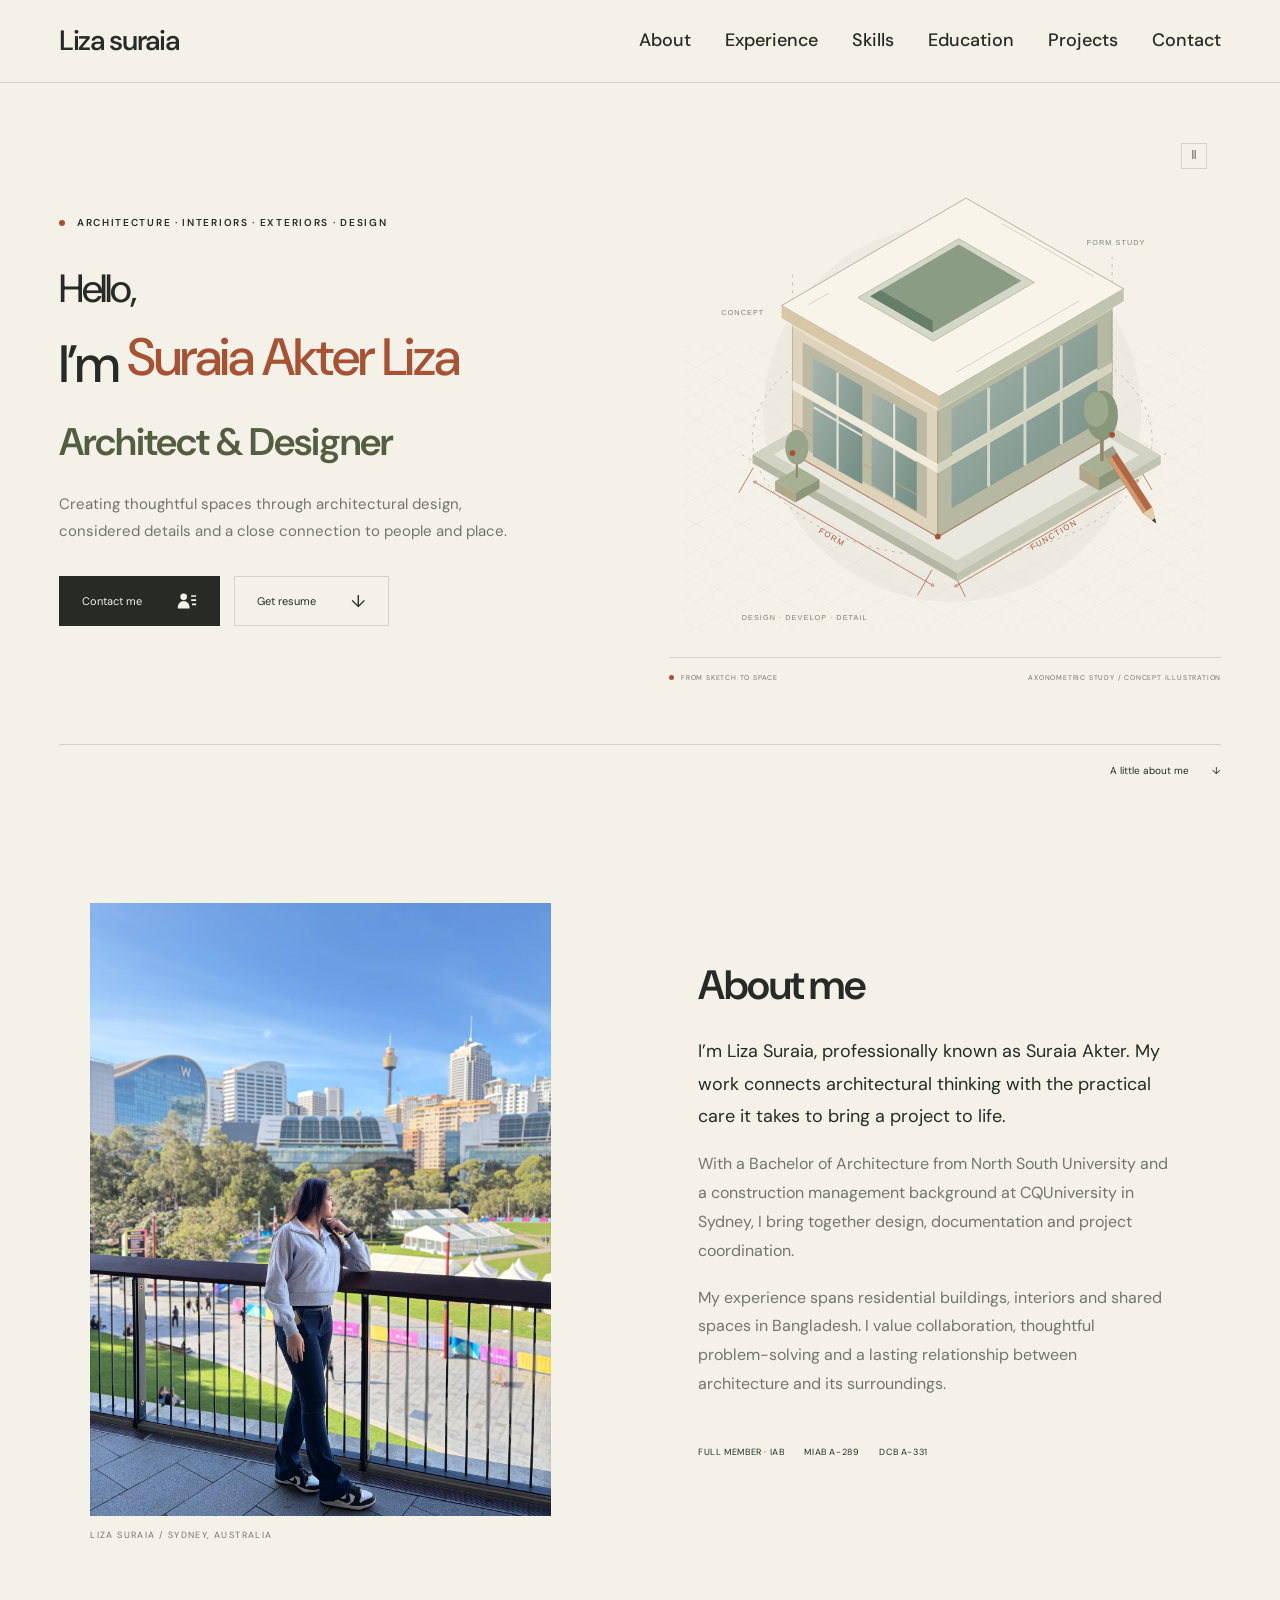
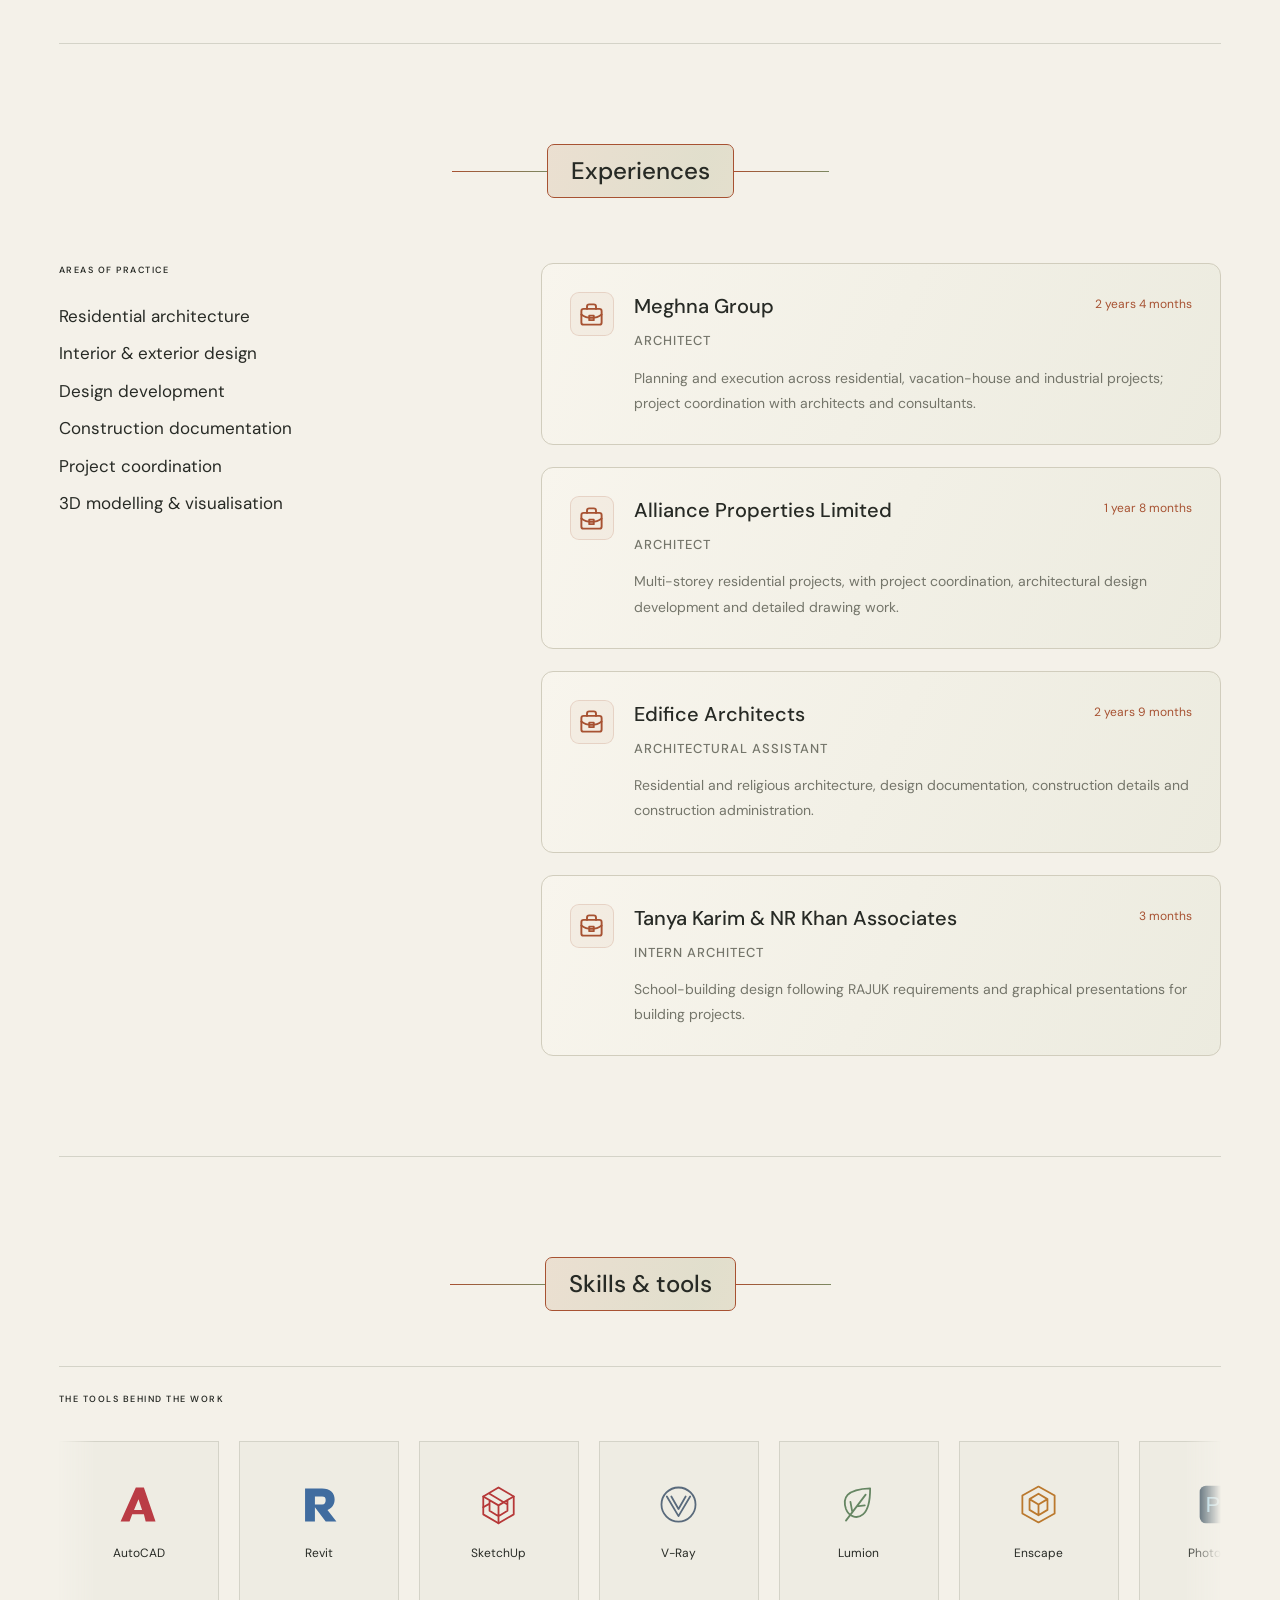
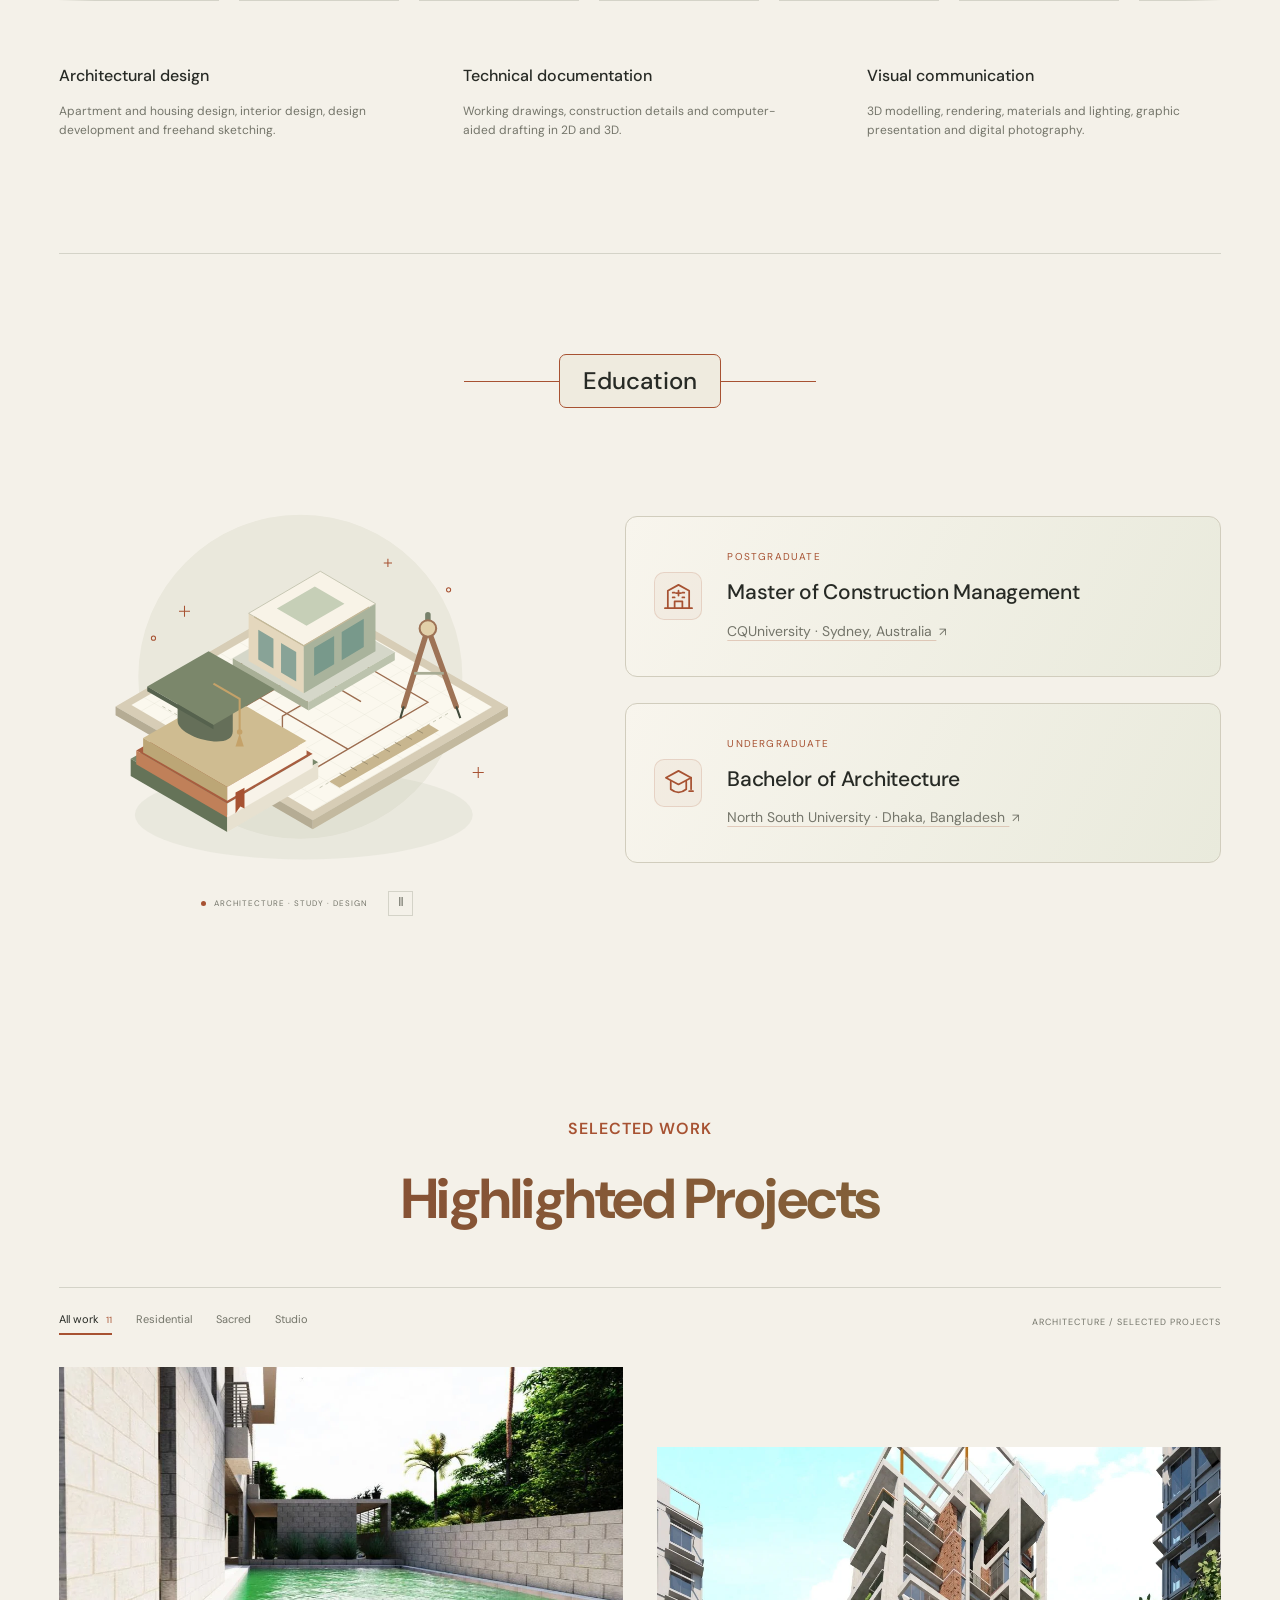
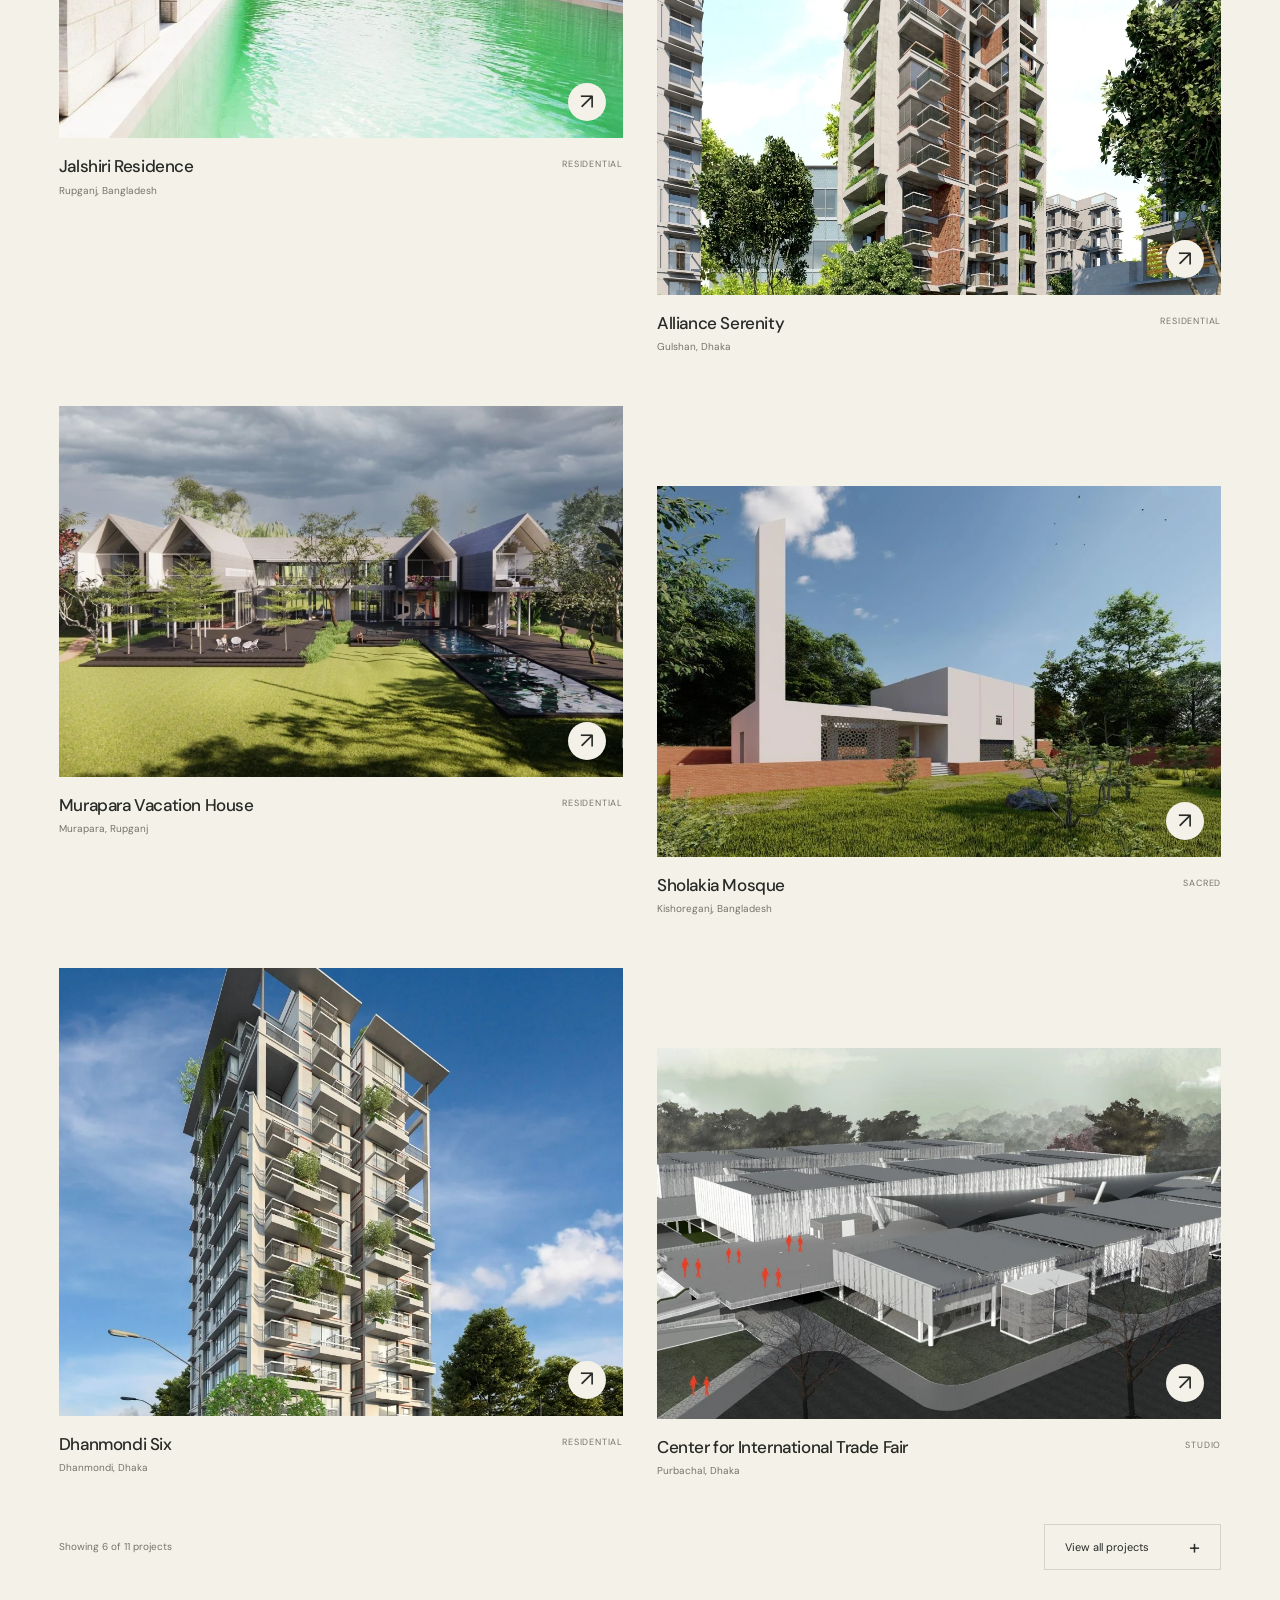
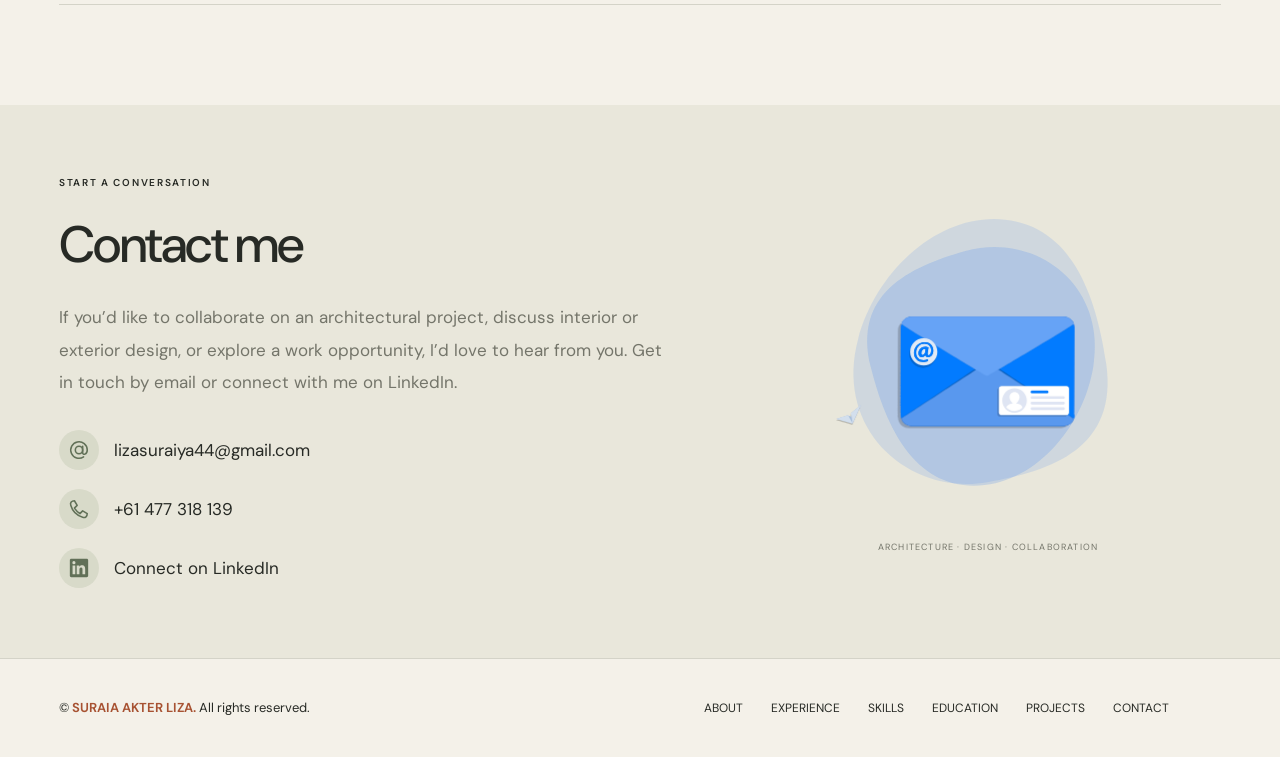
<file: index.html>
<!doctype html>
<html lang="en"><head><meta charset="UTF-8"><meta name="viewport" content="width=device-width,initial-scale=1"><meta name="theme-color" content="#f4f1e9"><meta name="description" content="Liza Suraia (Suraia Akter) — architect and designer. Explore residential architecture, sacred spaces, and selected academic work."><title>Liza Suraia — Architecture & Design</title><link rel="stylesheet" href="style.css"></head>
<body><a class="skip-link" href="#main">Skip to content</a>
<header class="site-header"><a class="wordmark" href="#home" aria-label="Liza Suraia home">Liza suraia</a><nav aria-label="Main navigation" id="main-nav"><a href="#about">About</a><a href="#experience">Experience</a><a href="#skills">Skills</a><a href="#education">Education</a><a href="#work">Projects</a><a href="#contact">Contact</a></nav><button class="menu-toggle" aria-controls="main-nav" aria-expanded="false" aria-label="Open navigation"><span class="menu-icon" aria-hidden="true"><i></i><i></i><i></i></span></button></header>
<main id="main"><section class="hero intro-hero" id="home"><div class="intro-copy"><p class="eyebrow"><i></i> Architecture · Interiors · Exteriors · Design</p><h1><span class="hello-line">Hello,</span>I’m <span class="intro-name name-yaku" tabindex="0" aria-label="Suraia Akter Liza"><span class="yaku-visual" aria-hidden="true"><span class="yaku-word"><span class="yaku-letter" style="--letter-index:0">S</span><span class="yaku-letter" style="--letter-index:1">u</span><span class="yaku-letter" style="--letter-index:2">r</span><span class="yaku-letter" style="--letter-index:3">a</span><span class="yaku-letter" style="--letter-index:4">i</span><span class="yaku-letter" style="--letter-index:5">a</span></span> <span class="yaku-word"><span class="yaku-letter" style="--letter-index:6">A</span><span class="yaku-letter" style="--letter-index:7">k</span><span class="yaku-letter" style="--letter-index:8">t</span><span class="yaku-letter" style="--letter-index:9">e</span><span class="yaku-letter" style="--letter-index:10">r</span></span> <span class="yaku-word"><span class="yaku-letter" style="--letter-index:11">L</span><span class="yaku-letter" style="--letter-index:12">i</span><span class="yaku-letter" style="--letter-index:13">z</span><span class="yaku-letter" style="--letter-index:14">a</span></span></span></span></h1><p class="intro-role">Architect & Designer</p><p class="intro-description">Creating thoughtful spaces through architectural design, considered details and a close connection to people and place.</p><div class="intro-actions"><a class="intro-button primary" href="#contact">Contact me <svg class="contact-button-icon" viewBox="0 0 24 24" width="20" height="20" fill="currentColor" aria-hidden="true"><circle cx="8" cy="7" r="4"/><path d="M1 21v-2a7 7 0 0 1 14 0v2Z"/><path d="M17 6h6M17 11h6M18 16h5" fill="none" stroke="currentColor" stroke-width="2"/></svg></a><button class="intro-button secondary" id="get-resume" type="button">Get resume <span aria-hidden="true">↓</span></button></div></div><div class="architecture-stage"><div class="art-topline"><button class="animation-toggle" aria-label="Pause architecture animation" aria-pressed="false"><span aria-hidden="true">Ⅱ</span></button></div>
<svg class="architecture-art" viewBox="0 0 760 660" role="img" aria-labelledby="architecture-title architecture-description"><title id="architecture-title">From architectural sketch to built form</title><desc id="architecture-description">A looping axonometric architectural study of a modern home, with animated drafting lines, walls and a floating roof.</desc><defs><pattern id="drawing-grid" width="36" height="36" patternUnits="userSpaceOnUse" patternTransform="matrix(.866 .5 -.866 .5 380 135)"><path d="M36 0H0V36" fill="none" stroke="#c9cbbb" stroke-width=".7"/></pattern><marker id="dimension-arrow" viewBox="0 0 10 10" refX="5" refY="5" markerWidth="5" markerHeight="5" orient="auto-start-reverse"><path d="M0 0 10 5 0 10" fill="none" stroke="#a75232" stroke-width="1.5"/></marker><linearGradient id="glass-front" x1="0" y1="0" x2="1" y2="1"><stop stop-color="#a7b5ad"/><stop offset="1" stop-color="#718d83"/></linearGradient></defs>
<circle cx="390" cy="325" r="260" fill="#e9e8dc" opacity=".6"/>
<path d="M20 230H740V620H20Z" fill="url(#drawing-grid)" opacity=".7"/>
<g class="draft-guide" fill="none" stroke="#a9ac9b" stroke-width="1" stroke-dasharray="4 7"><path d="M100 382 390 550 685 380M170 380V130M370 495V250M610 355V110M410 240V30"/><ellipse cx="390" cy="360" rx="275" ry="163"/></g>
<g class="dimension-lines" fill="none" stroke="#a75232" stroke-width="1"><path d="m118 420 245 142" marker-start="url(#dimension-arrow)" marker-end="url(#dimension-arrow)"/><path d="m395 563 250-145" marker-start="url(#dimension-arrow)" marker-end="url(#dimension-arrow)"/><path d="m116 400-20 35m266 106-20 35m50-31 16 33m239-178 18 31"/></g>
<g fill="#a75232" font-family="Arial,sans-serif" font-size="11" letter-spacing="2"><text transform="translate(205 489) rotate(30)">FORM</text><text transform="translate(500 514) rotate(-30)">FUNCTION</text></g>
<g class="ground-plane"><path d="m115 382 280-162 282 163-280 162Z" fill="#d3d3c3"/><path d="m115 382 282 163v12L115 394Z" fill="#b4b7a4"/><path d="m397 545 280-162v12L397 557Z" fill="#c0c3af"/><path d="m144 382 251-145 252 146-251 145Z" fill="#e9e8de"/></g>
<g class="plan-lines" stroke="#a75232" stroke-width="2" fill="none"><path class="sketch-path" d="m170 380 240-140 200 115-240 140Zm95-55 200 115m-15-223-240 140m140 80v-55l93-54"/></g>
<g class="house-walls"><path d="m170 190 200 115v190L170 380Z" fill="#e0d3bb" stroke="#acaa94" stroke-width="1"/><path d="m370 305 240-140v190L370 495Z" fill="#b7b8a1" stroke="#989d88" stroke-width="1"/>
<path d="m184 227 171 98v145L184 372Z" fill="#bdbaa4"/>
<path d="m198 249 68 39v135l-68-39Z" fill="url(#glass-front)"/><path d="m279 296 62 36v128l-62-36Z" fill="url(#glass-front)"/>
<g stroke="#e5e2d5" stroke-width="3"><path d="m232 269 0 134m-33-86 67 39m44-43v129m-30-86 61 35"/></g>
<path d="m389 319 201-117v137L389 456Z" fill="url(#glass-front)"/>
<g stroke="#d5d9ca" stroke-width="4"><path d="M440 290v136m50-165v136m50-165v136m-150 14 200-117"/></g>
<path d="m170 280 200 115v13L170 293Z" fill="#f1ebdc"/><path d="m370 395 240-140v13L370 408Z" fill="#d4d4bf"/>
<path d="m170 190 200 115v17L170 207Z" fill="#e9dfca"/><path d="m370 305 240-140v17L370 322Z" fill="#d0d1b9"/>
<g fill="#b3a78e" opacity=".55"><path d="m171 339 27 16v3l-27-16Zm95 54 14 8v3l-14-8Zm45 26 30 17v3l-30-17Z"/></g></g>
<g class="roof-slab"><path d="m155 177 254-148 217 125-254 148Z" fill="#f8f4e9" stroke="#a7ac96" stroke-width="1.2"/><path d="m155 177 217 125v17L155 194Z" fill="#d8c7a7"/><path d="m372 302 254-148v17L372 319Z" fill="#c1c4ae"/>
<path d="m260 166 139-81 104 60-139 81Z" fill="#d4d7c7" stroke="#a9b099"/><path d="m277 164 122-71 86 50-122 71Z" fill="#8b9c85"/><path d="m277 164 86 50v-16l-72-42Z" fill="#647e68"/>
<path d="m192 176 28-16m238-96 127 73m-190 132 169-98" fill="none" stroke="#c5c8b5" stroke-width="1"/></g>
<g class="landscape"><path d="m565 397 32-19 28 16-33 19Z" fill="#a7b092"/><path d="m565 397 27 16v19l-27-16Z" fill="#b0a78a"/><path d="m592 413 33-19v19l-33 19Z" fill="#8d9679"/><path d="M596 391v-62" stroke="#8e876b" stroke-width="5"/><ellipse cx="596" cy="328" rx="22" ry="34" fill="#87977a"/><ellipse cx="588" cy="320" rx="17" ry="24" fill="#9ba98d"/>
<path d="m146 419 33-19 28 16-33 19Z" fill="#a7b092"/><path d="m146 419 28 16v13l-28-16Z" fill="#b0a78a"/><path d="m174 435 33-19v13l-33 19Z" fill="#8d9679"/><path d="M176 414v-40" stroke="#8e876b" stroke-width="3"/><ellipse cx="176" cy="372" rx="16" ry="24" fill="#99a58a"/></g>
<g class="draft-pencil" transform="translate(630 465) rotate(-33)"><path d="M0-100H15V0L7.5 22 0 0Z" fill="#b36643"/><path d="M0-100H6V0H0Z" fill="#d09b71"/><path d="M0 0H15L7.5 22Z" fill="#e4cfab"/><path d="m5 15 2.5 7 2.5-7Z" fill="#353b30"/><path d="M0-100H15V-89H0Z" fill="#9da18b"/></g>
<g fill="#7e846d" font-family="Arial,sans-serif" font-size="10" letter-spacing="1.5"><text x="72" y="190">CONCEPT</text><text x="575" y="94">FORM STUDY</text><text x="100" y="610">DESIGN · DEVELOP · DETAIL</text></g>
<g class="tracing-dots" fill="#a75232"><circle cx="170" cy="380" r="4"/><circle cx="370" cy="495" r="4"/><circle cx="610" cy="355" r="4"/></g>
</svg><div class="art-bottomline"><span><i></i> From sketch to space</span><span>Axonometric study / Concept illustration</span></div></div><div class="intro-footer"><a href="#about">A little about me <span>↓</span></a></div></section>
<section class="about section" id="about"><div class="about-visual portrait-visual"><div class="portrait-frame"><img src="assets/liza-portrait-hq.jpg" alt="Liza Suraia overlooking Sydney from a balcony" loading="lazy" width="3024" height="4032"></div><span class="image-label">Liza Suraia / Sydney, Australia</span></div><div class="about-copy"><h2 class="about-title">About me</h2><p class="lead">I’m Liza Suraia, professionally known as Suraia Akter. My work connects architectural thinking with the practical care it takes to bring a project to life.</p><p>With a Bachelor of Architecture from North South University and a construction management background at CQUniversity in Sydney, I bring together design, documentation and project coordination.</p><p>My experience spans residential buildings, interiors and shared spaces in Bangladesh. I value collaboration, thoughtful problem-solving and a lasting relationship between architecture and its surroundings.</p><div class="credentials"><span>Full Member · IAB</span><span>MIAB A-289</span><span>DCB A-331</span></div></div></section>
<section class="practice section" id="experience"><div class="education-section-title animated-section-title"><span></span><h2>Experiences</h2><span></span></div><div class="practice-layout"><div class="practice-intro"><p class="tiny-label">Areas of practice</p><ul class="practice-list"><li>Residential architecture</li><li>Interior & exterior design</li><li>Design development</li><li>Construction documentation</li><li>Project coordination</li><li>3D modelling & visualisation</li></ul></div><div class="experience-list"><article class="experience-card"><div class="experience-card-icon"><svg viewBox="0 0 24 24" fill="none" stroke="currentColor" stroke-width="1.7" stroke-linecap="round" stroke-linejoin="round" aria-hidden="true"><rect x="3" y="7" width="18" height="14" rx="2"/><path d="M8 7V5a2 2 0 0 1 2-2h4a2 2 0 0 1 2 2v2M3 12c5 4 13 4 18 0M10 13h4v4h-4Z"/></svg></div><div class="experience-card-content"><div class="job-top"><span>Meghna Group</span><span class="duration">2 years 4 months</span></div><h3>Architect</h3><p>Planning and execution across residential, vacation-house and industrial projects; project coordination with architects and consultants.</p></div></article><article class="experience-card"><div class="experience-card-icon"><svg viewBox="0 0 24 24" fill="none" stroke="currentColor" stroke-width="1.7" stroke-linecap="round" stroke-linejoin="round" aria-hidden="true"><rect x="3" y="7" width="18" height="14" rx="2"/><path d="M8 7V5a2 2 0 0 1 2-2h4a2 2 0 0 1 2 2v2M3 12c5 4 13 4 18 0M10 13h4v4h-4Z"/></svg></div><div class="experience-card-content"><div class="job-top"><span>Alliance Properties Limited</span><span class="duration">1 year 8 months</span></div><h3>Architect</h3><p>Multi-storey residential projects, with project coordination, architectural design development and detailed drawing work.</p></div></article><article class="experience-card"><div class="experience-card-icon"><svg viewBox="0 0 24 24" fill="none" stroke="currentColor" stroke-width="1.7" stroke-linecap="round" stroke-linejoin="round" aria-hidden="true"><rect x="3" y="7" width="18" height="14" rx="2"/><path d="M8 7V5a2 2 0 0 1 2-2h4a2 2 0 0 1 2 2v2M3 12c5 4 13 4 18 0M10 13h4v4h-4Z"/></svg></div><div class="experience-card-content"><div class="job-top"><span>Edifice Architects</span><span class="duration">2 years 9 months</span></div><h3>Architectural Assistant</h3><p>Residential and religious architecture, design documentation, construction details and construction administration.</p></div></article><article class="experience-card"><div class="experience-card-icon"><svg viewBox="0 0 24 24" fill="none" stroke="currentColor" stroke-width="1.7" stroke-linecap="round" stroke-linejoin="round" aria-hidden="true"><rect x="3" y="7" width="18" height="14" rx="2"/><path d="M8 7V5a2 2 0 0 1 2-2h4a2 2 0 0 1 2 2v2M3 12c5 4 13 4 18 0M10 13h4v4h-4Z"/></svg></div><div class="experience-card-content"><div class="job-top"><span>Tanya Karim & NR Khan Associates</span><span class="duration">3 months</span></div><h3>Intern Architect</h3><p>School-building design following RAJUK requirements and graphical presentations for building projects.</p></div></article></div></div></section>
<section id="skills" class="skills section"><div class="education-section-title animated-section-title"><span></span><h2>Skills & tools</h2><span></span></div><div class="toolbox animated-toolbox"><p class="tiny-label">The tools behind the work</p><div class="tool-marquee" tabindex="0" role="region" aria-label="Design tools. Hover or focus here to pause the scrolling animation."><div class="tool-track"><div class="tool-group"><div class="tool-card" style="--tool-color:#ba3c45"><span class="tool-icon"><svg viewBox="0 0 48 48" fill="currentColor" aria-hidden="true"><path d="M21 5h9l13 38H32l-2-8H17l-3 8H4L21 5Zm3 13-5 12h9l-4-12Z"/></svg></span><span class="tool-name">AutoCAD</span></div><div class="tool-card" style="--tool-color:#406c9f"><span class="tool-icon"><svg viewBox="0 0 48 48" fill="currentColor" aria-hidden="true"><path d="M9 6h19c9 0 14 5 14 12 0 6-3 10-8 12l10 13H32L20 27v16H9V6Zm11 9v9h8c3 0 4-2 4-5s-1-4-4-4h-8Z"/></svg></span><span class="tool-name">Revit</span></div><div class="tool-card" style="--tool-color:#b63838"><span class="tool-icon"><svg viewBox="0 0 48 48" fill="none" stroke="currentColor" stroke-width="2" stroke-linecap="round" stroke-linejoin="round" aria-hidden="true"><path d="m24 5 17 10v20L24 45 7 35V15L24 5Z"/><path d="m7 15 17 10 17-10M24 25v20M14 19v12l10 6 10-6V19M14 12l20 12M7 27l7-4"/></svg></span><span class="tool-name">SketchUp</span></div><div class="tool-card" style="--tool-color:#596a7c"><span class="tool-icon"><svg viewBox="0 0 48 48" fill="none" stroke="currentColor" stroke-width="2" stroke-linecap="round" stroke-linejoin="round" aria-hidden="true"><circle cx="24" cy="24" r="19"/><path d="m11 15 13 22 13-22M16 15l8 14 8-14"/></svg></span><span class="tool-name">V-Ray</span></div><div class="tool-card" style="--tool-color:#668663"><span class="tool-icon"><svg viewBox="0 0 48 48" fill="none" stroke="currentColor" stroke-width="2" stroke-linecap="round" stroke-linejoin="round" aria-hidden="true"><path d="M37 6C10 7 6 17 10 29c3 8 12 12 19 6 7-6 8-18 8-29Z"/><path d="M10 42 32 13M17 32l-2-11m7 5 9-1"/></svg></span><span class="tool-name">Lumion</span></div><div class="tool-card" style="--tool-color:#bb792e"><span class="tool-icon"><svg viewBox="0 0 48 48" fill="none" stroke="currentColor" stroke-width="2" stroke-linecap="round" stroke-linejoin="round" aria-hidden="true"><path d="m24 4 18 10v20L24 44 6 34V14L24 4Z"/><path d="m14 18 10-6 10 6-10 6-10-6Zm0 0v12l10 6 10-6V18M24 24v12"/></svg></span><span class="tool-name">Enscape</span></div><div class="tool-card" style="--tool-color:#377ca6"><span class="tool-icon"><svg viewBox="0 0 48 48" aria-hidden="true"><rect x="3" y="3" width="42" height="42" rx="7" fill="#173246"/><text x="24" y="32" text-anchor="middle" fill="#80c7e8" font-family="Arial,sans-serif" font-size="25" font-weight="500">Ps</text></svg></span><span class="tool-name">Photoshop</span></div><div class="tool-card" style="--tool-color:#5d884c"><span class="tool-icon"><svg viewBox="0 0 48 48" fill="none" stroke="currentColor" stroke-width="2" stroke-linecap="round" stroke-linejoin="round" aria-hidden="true"><path d="M11 18a13 13 0 1 1 26 0c0 8-9 15-10 19h-6c-1-4-10-11-10-19Z"/><path d="M19 18c0-8 2-13 5-13s5 5 5 13-4 15-5 19c-1-4-5-11-5-19Zm-7 1h24M21 41h6"/></svg></span><span class="tool-name">CorelDRAW</span></div><div class="tool-card" style="--tool-color:#a75232"><span class="tool-icon"><svg viewBox="0 0 48 48" fill="none" stroke="currentColor" stroke-width="2" stroke-linecap="round" stroke-linejoin="round" aria-hidden="true"><path d="m9 33 22-22 7 7-22 22-10 3 3-10ZM28 14l7 7M9 33l7 7M32 10l3-3a4 4 0 0 1 6 6l-3 3"/><path d="M22 42h19M6 15h12M6 21h7"/></svg></span><span class="tool-name">Freehand sketching</span></div><div class="tool-card" style="--tool-color:#77639f"><span class="tool-icon"><svg viewBox="0 0 48 48" fill="none" stroke="currentColor" stroke-width="2" stroke-linejoin="round" aria-hidden="true"><path d="m24 4 19 10-5 22-14 9L10 36 5 14 24 4Z"/><path d="m5 14 19 11 19-11M24 25v20M14 15l10 22 10-22M24 4v9"/></svg></span><span class="tool-name">Chaos Veras</span></div><div class="tool-card" style="--tool-color:#477b56"><span class="tool-icon"><svg viewBox="0 0 48 48" aria-hidden="true"><rect x="3" y="3" width="42" height="42" rx="9" fill="#477b56"/><text x="24" y="32" text-anchor="middle" fill="#f4f1e9" font-family="Arial,sans-serif" font-size="24" font-weight="600">D5</text></svg></span><span class="tool-name">D5 Render</span></div></div><div class="tool-group tool-copy" aria-hidden="true" inert><div class="tool-card" style="--tool-color:#ba3c45"><span class="tool-icon"><svg viewBox="0 0 48 48" fill="currentColor" aria-hidden="true"><path d="M21 5h9l13 38H32l-2-8H17l-3 8H4L21 5Zm3 13-5 12h9l-4-12Z"/></svg></span><span class="tool-name">AutoCAD</span></div><div class="tool-card" style="--tool-color:#406c9f"><span class="tool-icon"><svg viewBox="0 0 48 48" fill="currentColor" aria-hidden="true"><path d="M9 6h19c9 0 14 5 14 12 0 6-3 10-8 12l10 13H32L20 27v16H9V6Zm11 9v9h8c3 0 4-2 4-5s-1-4-4-4h-8Z"/></svg></span><span class="tool-name">Revit</span></div><div class="tool-card" style="--tool-color:#b63838"><span class="tool-icon"><svg viewBox="0 0 48 48" fill="none" stroke="currentColor" stroke-width="2" stroke-linecap="round" stroke-linejoin="round" aria-hidden="true"><path d="m24 5 17 10v20L24 45 7 35V15L24 5Z"/><path d="m7 15 17 10 17-10M24 25v20M14 19v12l10 6 10-6V19M14 12l20 12M7 27l7-4"/></svg></span><span class="tool-name">SketchUp</span></div><div class="tool-card" style="--tool-color:#596a7c"><span class="tool-icon"><svg viewBox="0 0 48 48" fill="none" stroke="currentColor" stroke-width="2" stroke-linecap="round" stroke-linejoin="round" aria-hidden="true"><circle cx="24" cy="24" r="19"/><path d="m11 15 13 22 13-22M16 15l8 14 8-14"/></svg></span><span class="tool-name">V-Ray</span></div><div class="tool-card" style="--tool-color:#668663"><span class="tool-icon"><svg viewBox="0 0 48 48" fill="none" stroke="currentColor" stroke-width="2" stroke-linecap="round" stroke-linejoin="round" aria-hidden="true"><path d="M37 6C10 7 6 17 10 29c3 8 12 12 19 6 7-6 8-18 8-29Z"/><path d="M10 42 32 13M17 32l-2-11m7 5 9-1"/></svg></span><span class="tool-name">Lumion</span></div><div class="tool-card" style="--tool-color:#bb792e"><span class="tool-icon"><svg viewBox="0 0 48 48" fill="none" stroke="currentColor" stroke-width="2" stroke-linecap="round" stroke-linejoin="round" aria-hidden="true"><path d="m24 4 18 10v20L24 44 6 34V14L24 4Z"/><path d="m14 18 10-6 10 6-10 6-10-6Zm0 0v12l10 6 10-6V18M24 24v12"/></svg></span><span class="tool-name">Enscape</span></div><div class="tool-card" style="--tool-color:#377ca6"><span class="tool-icon"><svg viewBox="0 0 48 48" aria-hidden="true"><rect x="3" y="3" width="42" height="42" rx="7" fill="#173246"/><text x="24" y="32" text-anchor="middle" fill="#80c7e8" font-family="Arial,sans-serif" font-size="25" font-weight="500">Ps</text></svg></span><span class="tool-name">Photoshop</span></div><div class="tool-card" style="--tool-color:#5d884c"><span class="tool-icon"><svg viewBox="0 0 48 48" fill="none" stroke="currentColor" stroke-width="2" stroke-linecap="round" stroke-linejoin="round" aria-hidden="true"><path d="M11 18a13 13 0 1 1 26 0c0 8-9 15-10 19h-6c-1-4-10-11-10-19Z"/><path d="M19 18c0-8 2-13 5-13s5 5 5 13-4 15-5 19c-1-4-5-11-5-19Zm-7 1h24M21 41h6"/></svg></span><span class="tool-name">CorelDRAW</span></div><div class="tool-card" style="--tool-color:#a75232"><span class="tool-icon"><svg viewBox="0 0 48 48" fill="none" stroke="currentColor" stroke-width="2" stroke-linecap="round" stroke-linejoin="round" aria-hidden="true"><path d="m9 33 22-22 7 7-22 22-10 3 3-10ZM28 14l7 7M9 33l7 7M32 10l3-3a4 4 0 0 1 6 6l-3 3"/><path d="M22 42h19M6 15h12M6 21h7"/></svg></span><span class="tool-name">Freehand sketching</span></div><div class="tool-card" style="--tool-color:#77639f"><span class="tool-icon"><svg viewBox="0 0 48 48" fill="none" stroke="currentColor" stroke-width="2" stroke-linejoin="round" aria-hidden="true"><path d="m24 4 19 10-5 22-14 9L10 36 5 14 24 4Z"/><path d="m5 14 19 11 19-11M24 25v20M14 15l10 22 10-22M24 4v9"/></svg></span><span class="tool-name">Chaos Veras</span></div><div class="tool-card" style="--tool-color:#477b56"><span class="tool-icon"><svg viewBox="0 0 48 48" aria-hidden="true"><rect x="3" y="3" width="42" height="42" rx="9" fill="#477b56"/><text x="24" y="32" text-anchor="middle" fill="#f4f1e9" font-family="Arial,sans-serif" font-size="24" font-weight="600">D5</text></svg></span><span class="tool-name">D5 Render</span></div></div></div></div></div><div class="skill-disciplines"><div><h3>Architectural design</h3><p>Apartment and housing design, interior design, design development and freehand sketching.</p></div><div><h3>Technical documentation</h3><p>Working drawings, construction details and computer-aided drafting in 2D and 3D.</p></div><div><h3>Visual communication</h3><p>3D modelling, rendering, materials and lighting, graphic presentation and digital photography.</p></div></div></section>
<section id="education" class="education section"><div class="education-section-title"><span></span><h2>Education</h2><span></span></div><div class="education-layout"><div class="education-illustration"><svg class="study-art" viewBox="0 0 720 620" role="img" aria-labelledby="study-title study-description"><title id="study-title">Architecture study in motion</title><desc id="study-description">An animated architectural model, drafting plan, study books, graduation cap and drawing compass.</desc><defs><pattern id="study-grid" width="32" height="32" patternUnits="userSpaceOnUse" patternTransform="matrix(.866 .5 -.866 .5 360 220)"><path d="M32 0H0V32" fill="none" stroke="#d0d0bf" stroke-width=".8"/></pattern></defs>
<circle cx="350" cy="310" r="235" fill="#eae8dc"/>
<ellipse cx="355" cy="510" rx="245" ry="65" fill="#b9beaa" opacity=".19"/>
<g class="study-drafting"><path d="m82 353 282-164 287 165-283 164Z" fill="#d7cdb6"/><path d="m82 353 286 165v13L82 366Z" fill="#b5ac94"/><path d="m368 518 283-164v13L368 531Z" fill="#c3b99f"/><path d="m105 351 260-149 263 152-260 151Z" fill="#fbf8ee"/>
<path d="m105 351 260-149 263 152-260 151Z" fill="url(#study-grid)" opacity=".7"/>
<g fill="none" stroke="#9c6d50" stroke-width="2"><path class="study-floorplan" d="m177 342 174-102 184 107-174 102Zm58-34 184 107m-11-143-174 102m90 54v-61l57-33m-146 10 58 34m87-66 58 34"/></g>
<path d="m150 353 208 120m20-2 188-109" fill="none" stroke="#b1b29c" stroke-width="1" stroke-dasharray="5 5"/></g>
<g class="study-model"><path d="m252 283 110 64 125-73-110-63Z" fill="#d5d7c9"/><path d="m252 283 110 64v12l-110-64Z" fill="#a8af96"/><path d="m362 347 125-73v12l-125 73Z" fill="#bcc3ad"/>
<path d="m275 218 80 47v69l-80-47Z" fill="#e4d7bd"/><path d="m355 265 104-61v69l-104 61Z" fill="#a9b39c"/><path d="m275 218 104-61 80 47-104 61Z" fill="#f8f3e7" stroke="#b5b79f" stroke-width="1"/>
<path d="m289 242 22 13v43l-22-13Zm33 19 22 13v43l-22-13Z" fill="#88a397"/><path d="m370 268 29-17v41l-29 17Zm40-23 32-19v41l-32 19Z" fill="#78998b"/>
<path d="m316 211 55-32 43 25-55 32Z" fill="#c6cfb7"/>
<path d="m283 223 72 42 95-56" fill="none" stroke="#c4b898" stroke-width="2"/></g>
<g class="study-books"><path d="m104 429 132-76 140 81-132 77Z" fill="#79876b"/><path d="m104 429 140 82v24l-140-81Z" fill="#657358"/><path d="m244 511 132-77v24l-132 77Z" fill="#e7e1d0"/><path d="m112 417 124-72 132 77-124 72Z" fill="#a85d3f"/><path d="m112 417 132 77v20l-132-77Z" fill="#c08059"/><path d="m244 494 124-72v20l-124 72Z" fill="#f8f3e9"/><path d="m122 399 115-66 122 70-115 67Z" fill="#cfbc91"/><path d="m122 399 122 71v20l-122-70Z" fill="#bca676"/><path d="m244 470 115-67v20l-115 67Z" fill="#fcf7eb"/>
<path d="m256 478 13-7v30l-6-3-7 10Z" fill="#a75232"/></g>
<g class="study-cap"><path d="M172 342v32c0 24 80 45 80 15v-35Z" fill="#656f59"/><path d="m128 324 89-51 96 55-89 52Z" fill="#7b876b"/><path d="m128 324 96 56v6l-96-55Z" fill="#56624e"/><path d="m224 320 38 22v48" fill="none" stroke="#c5a269" stroke-width="3"/><circle cx="262" cy="390" r="4" fill="#c5a269"/><path d="m262 392-6 19h12Z" fill="#c5a269"/></g>
<g class="study-compass" transform="translate(535 240)"><path d="m0 0-35 113m35-113 41 113" fill="none" stroke="#9e7356" stroke-width="8" stroke-linecap="round"/><path d="m-35 113-5 17m81-17 6 17" stroke="#424b3c" stroke-width="3"/><path d="M0-20V2" stroke="#77816b" stroke-width="8" stroke-linecap="round"/><circle r="12" fill="#e2d0a9" stroke="#9e7356" stroke-width="3"/><path d="M-20 65h43" stroke="#a8ac94" stroke-width="4"/></g>
<g class="study-ruler"><path d="m392 462 144-83 15 9-144 83Z" fill="#c8b68f"/><path d="m407 450 9 5m7-14 9 5m7-14 9 5m7-14 9 5m7-14 9 5m7-14 9 5m7-14 9 5m7-14 9 5" fill="none" stroke="#8b7f64" stroke-width="1"/></g>
<g class="study-sparks" fill="none" stroke="#a75232" stroke-width="1.5"><path d="M182 207v16m-8-8h16M477 139v12m-6-6h12M608 441v16m-8-8h16"/><circle cx="137" cy="254" r="3"/><circle cx="565" cy="184" r="3"/></g>
</svg><div class="study-caption"><span><i></i> Architecture · Study · Design</span><button class="study-animation-toggle" aria-label="Pause education animation" aria-pressed="false">Ⅱ</button></div></div><div class="education-cards"><article class="education-card"><div class="education-card-icon"><svg viewBox="0 0 32 32" fill="none" stroke="currentColor" stroke-width="1.8" stroke-linecap="round" stroke-linejoin="round" aria-hidden="true"><path d="M5 28V10l11-6 11 6v18M2 28h28M12 28v-7h8v7"/><path d="M10 12h2m8 0h2m-12 5h2m8 0h2M16 10v5m-2.5-2.5h5"/></svg></div><div class="education-card-copy"><p class="degree-label">Postgraduate</p><h3>Master of Construction Management</h3><p class="university-name"><a href="https://www.cqu.edu.au/" target="_blank" rel="noopener noreferrer">CQUniversity · Sydney, Australia <span aria-hidden="true">↗</span></a></p></div></article><article class="education-card"><div class="education-card-icon"><svg viewBox="0 0 32 32" fill="none" stroke="currentColor" stroke-width="1.8" stroke-linecap="round" stroke-linejoin="round" aria-hidden="true"><path d="m3 11 13-7 13 7-13 7L3 11Z"/><path d="M8 15v8c5 4 11 4 16 0v-8M29 11v12"/><path d="M27 25h4"/></svg></div><div class="education-card-copy"><p class="degree-label">Undergraduate</p><h3>Bachelor of Architecture</h3><p class="university-name"><a href="https://www.northsouth.edu/" target="_blank" rel="noopener noreferrer">North South University · Dhaka, Bangladesh <span aria-hidden="true">↗</span></a></p></div></article></div></div></section>
<section id="work" class="work section"><div class="selected-work-heading"><p class="eyebrow">Selected work</p><h2 class="animated-gradient-text">Highlighted Projects</h2></div><div class="work-toolbar"><div class="filters" role="group" aria-label="Filter projects"><button class="active" data-filter="All" aria-pressed="true">All work <span>11</span></button><button data-filter="Residential" aria-pressed="false">Residential</button><button data-filter="Sacred" aria-pressed="false">Sacred</button><button data-filter="Studio" aria-pressed="false">Studio</button></div><span class="work-note">Architecture / Selected projects</span></div><div class="project-grid" id="project-grid"></div><div class="work-end"><p id="project-count" role="status">Showing 6 of 11 projects</p><button class="outline-button" id="show-more">View all projects <span>+</span></button></div></section>
<section class="contact section collaboration-contact" id="contact"><div class="collaboration-layout"><div class="collaboration-copy"><p class="eyebrow">Start a conversation</p><h2>Contact me</h2><p class="collaboration-paragraph">If you’d like to collaborate on an architectural project, discuss interior or exterior design, or explore a work opportunity, I’d love to hear from you. Get in touch by email or connect with me on LinkedIn.</p><div class="collaboration-links"><a href="mailto:lizasuraiya44@gmail.com"><span class="contact-glyph"><svg viewBox="0 0 24 24" width="22" height="22" fill="none" stroke="currentColor" stroke-width="1.7" stroke-linecap="round" stroke-linejoin="round" aria-hidden="true"><circle cx="12" cy="12" r="4"/><path d="M16 8v7c0 3 5 2 5-3a9 9 0 1 0-4 7.5"/></svg></span><span>lizasuraiya44@gmail.com</span></a><a href="tel:+61477318139"><span class="contact-glyph"><svg viewBox="0 0 24 24" width="22" height="22" fill="none" stroke="currentColor" stroke-width="1.7" stroke-linecap="round" stroke-linejoin="round" aria-hidden="true"><path d="m7 3 3 5-3 3c2 3 3 4 6 6l3-3 5 3c0 3-2 5-5 4C9 19 5 15 3 8 2 5 4 3 7 3Z"/></svg></span><span>+61 477 318 139</span></a><a href="https://www.linkedin.com/in/liza-suraia-575060141/" target="_blank" rel="noopener noreferrer"><span class="contact-glyph"><svg viewBox="0 0 24 24" width="22" height="22" fill="currentColor" aria-hidden="true"><path d="M20.45 2H3.55C2.69 2 2 2.68 2 3.52v16.96C2 21.32 2.69 22 3.55 22h16.9c.86 0 1.55-.68 1.55-1.52V3.52C22 2.68 21.31 2 20.45 2ZM7.93 18.75H4.98V9.2h2.95v9.55ZM6.46 7.9a1.71 1.71 0 1 1 0-3.42 1.71 1.71 0 0 1 0 3.42Zm12.29 10.85H15.8V14.1c0-1.11-.02-2.54-1.55-2.54-1.55 0-1.79 1.21-1.79 2.46v4.73H9.51V9.2h2.83v1.3h.04c.39-.74 1.36-1.53 2.8-1.53 3 0 3.57 1.98 3.57 4.55v5.23Z"/></svg></span><span>Connect on LinkedIn</span></a></div></div><div class="contact-animation-column"><div id="contact-envelope-animation" aria-hidden="true"></div><p>Architecture · Design · Collaboration</p></div></div></section></main>
<footer class="site-footer"><p class="copyright">© <span>SURAIA AKTER LIZA.</span> All rights reserved.</p><nav class="footer-nav" aria-label="Footer navigation"><a href="#about">About</a><a href="#experience">Experience</a><a href="#skills">Skills</a><a href="#education">Education</a><a href="#work">Projects</a><a href="#contact">Contact</a></nav></footer>
<button class="back-to-top" type="button" aria-label="Back to top" aria-hidden="true" tabindex="-1"><svg viewBox="0 0 24 24" width="24" height="24" fill="none" stroke="currentColor" stroke-width="2" stroke-linecap="round" stroke-linejoin="round" aria-hidden="true"><path d="M12 20V4m-6 6 6-6 6 6"/></svg></button>
<dialog id="project-dialog" aria-labelledby="project-title"><div class="dialog-toolbar"><span class="tiny-label">Selected project</span><button id="close-project" aria-label="Close project">Close <span>×</span></button></div><div id="project-detail"></div></dialog>
<dialog id="resume-request-dialog" aria-labelledby="resume-request-title"><button type="button" class="resume-request-close" aria-label="Close resume message">×</button><h2 id="resume-request-title">Thank you for your interest.</h2><p>Please contact me to request my resume. I’d be happy to share it and discuss potential opportunities.</p><a class="intro-button primary" href="#contact" id="resume-contact-link">Contact me</a></dialog><script src="assets/lottie-light.min.js"></script><script src="assets/contact-animation.js"></script><script src="projects.js"></script><script src="app.js"></script></body></html>
</file>
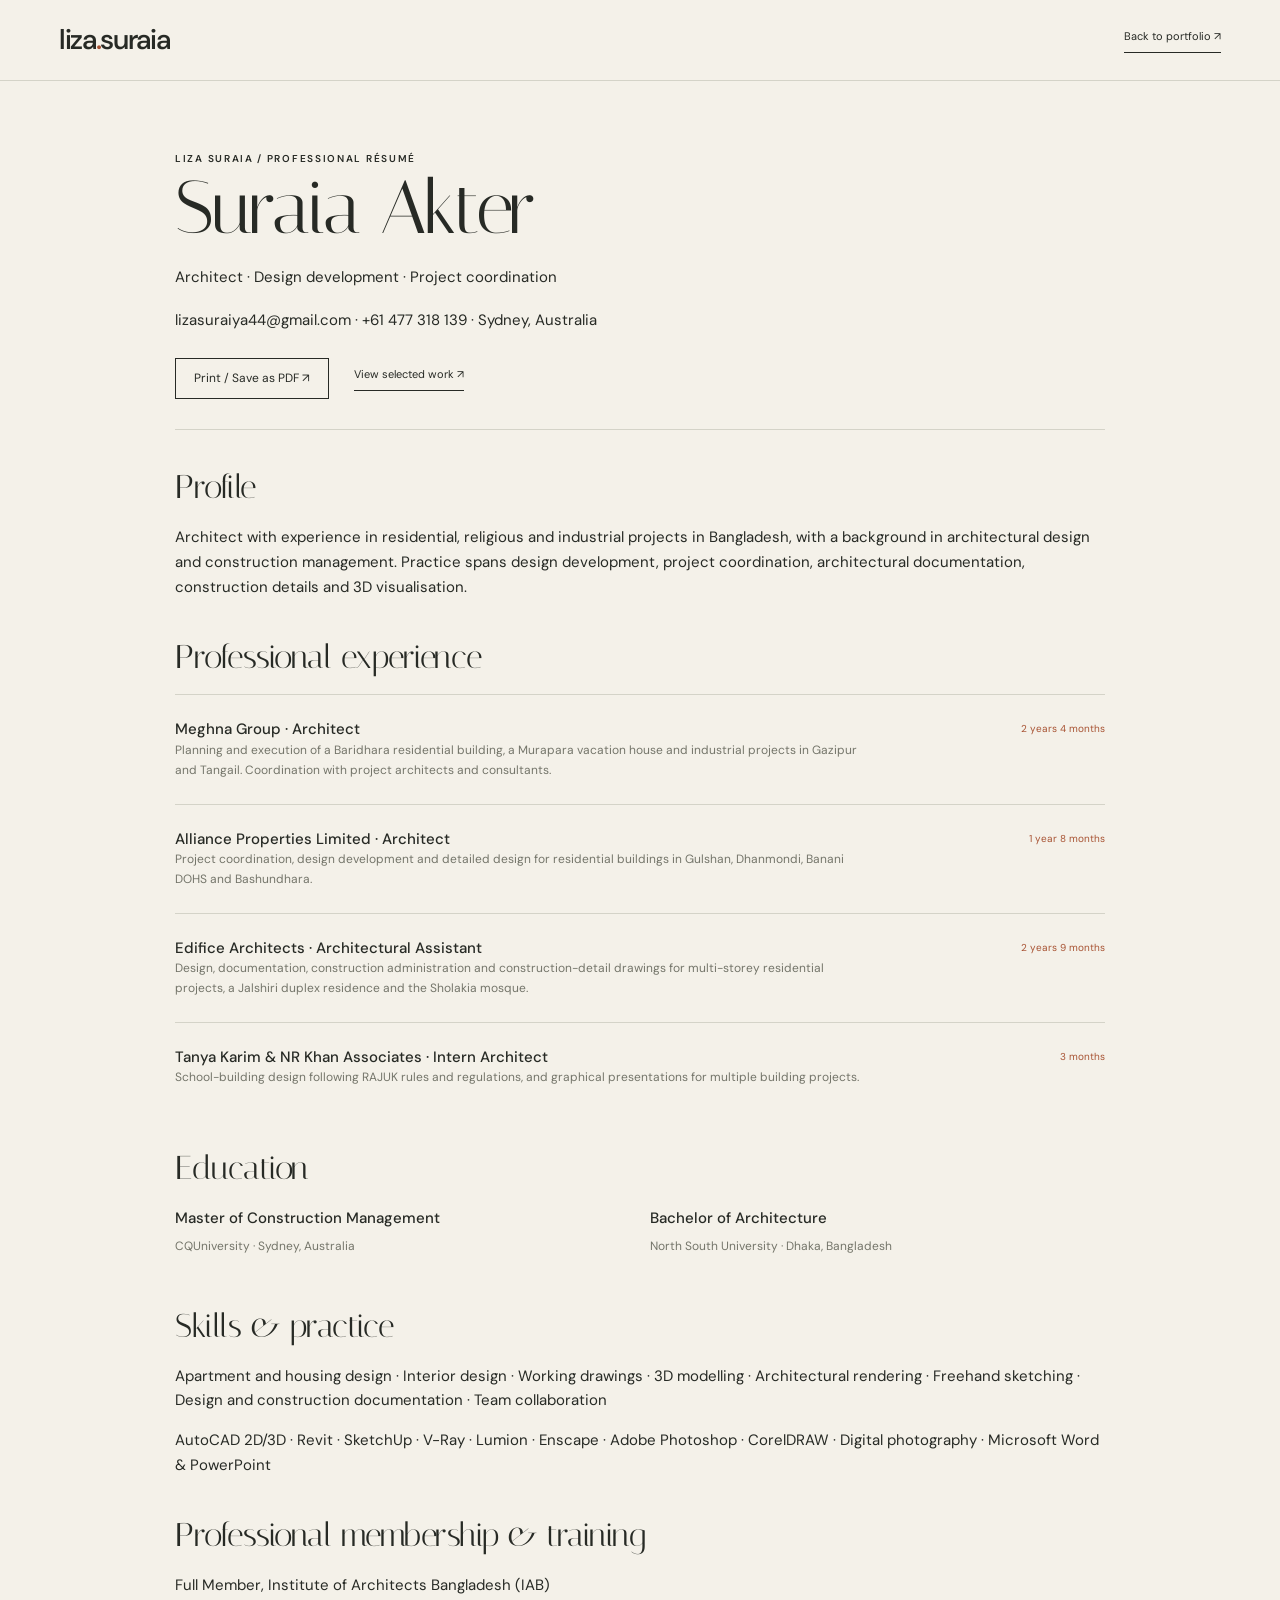
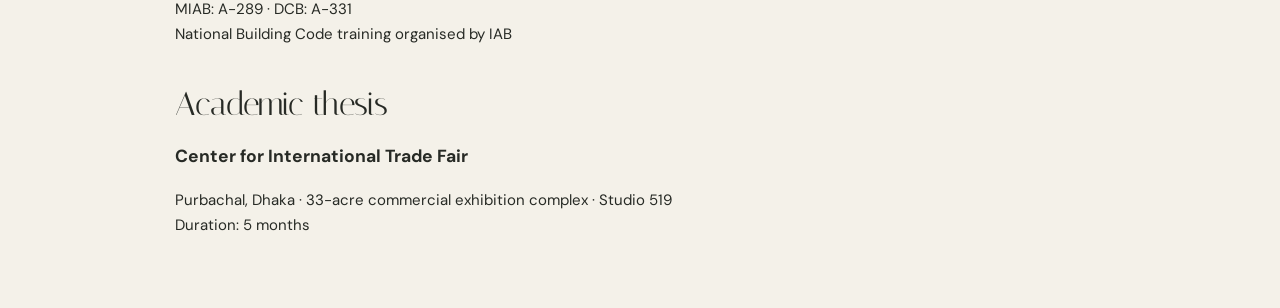
<file: resume.html>
<!doctype html><html lang="en"><head><meta charset="utf-8"><meta name="viewport" content="width=device-width,initial-scale=1"><meta name="description" content="Professional résumé of Suraia Akter, known as Liza Suraia — architecture, project coordination and construction documentation."><title>Résumé — Liza Suraia</title><link rel="stylesheet" href="style.css"></head><body><header class="site-header"><a class="wordmark" href="index.html">liza<span class="brand-dot">.</span>suraia</a><a class="text-link" href="index.html#about">Back to portfolio ↗</a></header><main class="resume-main"><div class="resume-intro"><p class="eyebrow">Liza Suraia / Professional résumé</p><h1>Suraia Akter</h1><p>Architect · Design development · Project coordination</p><p><a href="mailto:lizasuraiya44@gmail.com">lizasuraiya44@gmail.com</a> · <a href="tel:+61477318139">+61 477 318 139</a> · Sydney, Australia</p><div class="resume-actions"><button class="print-button" onclick="window.print()">Print / Save as PDF ↗</button><a class="text-link" href="index.html#work">View selected work ↗</a></div></div><section class="resume-section"><h2>Profile</h2><p>Architect with experience in residential, religious and industrial projects in Bangladesh, with a background in architectural design and construction management. Practice spans design development, project coordination, architectural documentation, construction details and 3D visualisation.</p></section><section class="resume-section"><h2>Professional experience</h2><div class="experience-list"><article><div class="job-top"><span>Meghna Group · Architect</span><span class="duration">2 years 4 months</span></div><p>Planning and execution of a Baridhara residential building, a Murapara vacation house and industrial projects in Gazipur and Tangail. Coordination with project architects and consultants.</p></article><article><div class="job-top"><span>Alliance Properties Limited · Architect</span><span class="duration">1 year 8 months</span></div><p>Project coordination, design development and detailed design for residential buildings in Gulshan, Dhanmondi, Banani DOHS and Bashundhara.</p></article><article><div class="job-top"><span>Edifice Architects · Architectural Assistant</span><span class="duration">2 years 9 months</span></div><p>Design, documentation, construction administration and construction-detail drawings for multi-storey residential projects, a Jalshiri duplex residence and the Sholakia mosque.</p></article><article><div class="job-top"><span>Tanya Karim & NR Khan Associates · Intern Architect</span><span class="duration">3 months</span></div><p>School-building design following RAJUK rules and regulations, and graphical presentations for multiple building projects.</p></article></div></section><section class="resume-section"><h2>Education</h2><div class="resume-education"><div><h3>Master of Construction Management</h3><p>CQUniversity · Sydney, Australia</p></div><div><h3>Bachelor of Architecture</h3><p>North South University · Dhaka, Bangladesh</p></div></div></section><section class="resume-section"><h2>Skills & practice</h2><p>Apartment and housing design · Interior design · Working drawings · 3D modelling · Architectural rendering · Freehand sketching · Design and construction documentation · Team collaboration</p><p>AutoCAD 2D/3D · Revit · SketchUp · V-Ray · Lumion · Enscape · Adobe Photoshop · CorelDRAW · Digital photography · Microsoft Word & PowerPoint</p></section><section class="resume-section"><h2>Professional membership & training</h2><p>Full Member, Institute of Architects Bangladesh (IAB)<br>MIAB: A-289 · DCB: A-331<br>National Building Code training organised by IAB</p></section><section class="resume-section"><h2>Academic thesis</h2><h3>Center for International Trade Fair</h3><p>Purbachal, Dhaka · 33-acre commercial exhibition complex · Studio 519<br>Duration: 5 months</p></section></main></body></html>
</file>
<file: style.css>
@import url('https://fonts.googleapis.com/css2?family=DM+Sans:wght@400;450;500;550;600;650;700&family=Italiana&display=swap');
:root{--paper:#f4f1e9;--ink:#272a25;--muted:#74756a;--line:#d4d3c8;--accent:#a75232;--olive:#777960;--serif:'Italiana',Georgia,serif;--sans:'DM Sans',Arial,sans-serif}*{box-sizing:border-box}html{scroll-behavior:smooth;scroll-padding-top:90px}body{margin:0;background:var(--paper);color:var(--ink);font-family:var(--sans);font-size:15px;line-height:1.65}body.modal-open{overflow:hidden}a{color:inherit;text-decoration:none}button{font:inherit;color:inherit;cursor:pointer}button:focus-visible,a:focus-visible{outline:2px solid var(--accent);outline-offset:6px}img{display:block;width:100%;object-fit:cover}button{background:none;border:0}::selection{color:var(--paper);background:var(--accent)}.skip-link{position:fixed;top:-100px;left:20px;background:var(--ink);color:#fff;padding:10px;z-index:100}.skip-link:focus{top:10px}.site-header{padding:26px 4.6%;display:flex;align-items:center;justify-content:space-between;border-bottom:1px solid var(--line);gap:25px}.wordmark{font-size:28px;letter-spacing:-1.3px;line-height:1;font-weight:550}.brand-dot{color:var(--accent)}nav{display:flex;gap:35px}nav a{font-size:12px}nav a span{color:var(--muted);font-size:9px;vertical-align:super;margin-left:6px}.header-contact{font-size:12px;display:flex;gap:35px;align-items:center}.header-contact span{font-size:24px}.menu-toggle{display:none}.hero,.section{margin:0 4.6%}.hero{padding-top:36px}.hero-top{display:flex;justify-content:space-between;align-items:start}.eyebrow{font-size:10px;text-transform:uppercase;letter-spacing:1.7px;margin:0;display:flex;align-items:center;gap:12px;font-weight:600}.eyebrow i{display:inline-block;width:6px;height:6px;border-radius:50%;background:var(--accent)}.location{margin:0;color:var(--muted);font-size:11px;line-height:1.65}.hero-title{display:grid;grid-template-columns:1.8fr 1fr;gap:8%;align-items:end;margin:32px 0 40px}h1,h2,h3,p{margin-top:0}h1,h2{font-family:var(--serif);font-weight:400;letter-spacing:-2px;line-height:1.06}h1{font-size:clamp(65px,7.6vw,130px);margin:0}h1 em,h2 em{font-style:normal;color:var(--olive)}.hero-intro{max-width:300px;padding-bottom:8px}.name-caption{font-size:11px;margin:0 0 13px;font-weight:650}.name-caption span{color:var(--muted);font-weight:400;display:block}.hero-intro>p:nth-child(2){font-size:16px;line-height:1.6;margin-bottom:24px}.text-link{display:inline-flex;gap:24px;align-items:center;font-size:11px;border-bottom:1px solid var(--ink);padding-bottom:7px}.text-link span{font-size:20px;line-height:1}.hero-image{margin:0;position:relative;overflow:hidden;background:#b9b6a8}.hero-image>img{height:clamp(360px,44vw,670px);object-position:50% 54%;transition:transform 1.5s}.hero-image:hover>img{transform:scale(1.025)}.hero-image:after{content:'';position:absolute;inset:50% 0 0;background:linear-gradient(transparent,#0007);pointer-events:none}.hero-image figcaption{position:absolute;bottom:25px;left:28px;right:28px;z-index:1;color:#fff;display:flex;align-items:center;gap:24px;font-size:11px}.hero-image figcaption>span:first-child{font-size:15px}.hero-image figcaption>span:nth-child(2){opacity:.8}.image-open{margin-left:auto;border:1px solid #ffffff80;padding:8px 15px;color:#fff;font-size:10px}.hero-bottom{display:flex;justify-content:space-between;font-size:10px;padding:18px 0}.hero-bottom p{margin:0;color:var(--muted)}.hero-bottom a{display:flex;align-items:center;gap:30px}.hero-bottom span{font-size:18px}.section{padding:100px 0}.section-heading{display:flex;justify-content:space-between;align-items:end;gap:40px;margin-bottom:40px}.section-heading .eyebrow{margin-bottom:22px}.section-index{color:var(--accent);letter-spacing:0}h2{font-size:clamp(44px,5vw,80px);margin:0}.section-heading>p{font-size:12px;color:var(--muted);margin:0 0 5px;max-width:350px}.work-toolbar{border-top:1px solid var(--line);display:flex;justify-content:space-between;align-items:center;padding:22px 0 32px}.filters{display:flex;gap:24px}.filters button{padding:0 0 6px;color:var(--muted);font-size:11px;border-bottom:1px solid transparent}.filters button.active{color:var(--ink);border-color:var(--accent)}.filters button span{font-size:9px;color:var(--accent);margin-left:4px}.work-note{font-size:9px;letter-spacing:1px;text-transform:uppercase;color:var(--muted)}.project-grid{display:grid;grid-template-columns:1fr 1fr;column-gap:34px;row-gap:50px}.project-card{min-width:0}.project-card:nth-child(even){padding-top:80px}.project-image{width:100%;padding:0;display:block;position:relative;text-align:left;background:#deddd4;overflow:hidden}.project-image img{height:clamp(300px,35vw,535px);transition:transform .8s cubic-bezier(.2,.6,.3,1),filter .8s}.project-card.landscape .project-image img{height:clamp(260px,29vw,440px)}.project-image:hover img,.project-image:focus-visible img{transform:scale(1.045);filter:brightness(.93)}.project-image .open-arrow{position:absolute;right:17px;bottom:17px;width:38px;height:38px;display:grid;place-items:center;background:var(--paper);border-radius:50%;font-size:22px;transition:transform .3s}.project-image:hover .open-arrow{transform:rotate(45deg)}.project-meta{display:flex;align-items:start;justify-content:space-between;gap:16px;padding-top:17px}.project-meta h3{font-size:17px;font-weight:500;line-height:1.3;letter-spacing:-.4px;margin:0 0 5px}.project-meta p{font-size:10px;color:var(--muted);margin:0}.project-meta>span{font-size:9px;letter-spacing:.8px;text-transform:uppercase;color:var(--muted);white-space:nowrap;padding-top:2px}.work-end{display:flex;justify-content:space-between;align-items:center;margin-top:45px;border-bottom:1px solid var(--line);padding-bottom:34px}.work-end p{font-size:10px;color:var(--muted);margin:0}.outline-button{padding:12px 20px;border:1px solid var(--line);font-size:11px;display:flex;align-items:center;gap:40px}.outline-button:hover{background:var(--ink);color:var(--paper);border-color:var(--ink)}.outline-button span{font-size:20px;line-height:1}.about{display:grid;grid-template-columns:1fr 1fr;gap:10%;align-items:center;padding-top:25px}.about-visual{position:relative}.about-visual>img{height:600px;object-position:center}.image-label{font-size:9px;color:var(--muted);display:block;margin-top:12px;text-transform:uppercase;letter-spacing:1.4px}.drawing-mark{font-size:35px;position:absolute;bottom:-13px;right:-13px;font-weight:400}.about-copy .eyebrow{margin-bottom:24px}.about h2{font-size:clamp(38px,3.7vw,60px);line-height:1.1;margin-bottom:30px}.about-copy>p{font-size:13px;color:var(--muted);max-width:470px}.about-copy>p.lead{font-size:16px;color:var(--ink);line-height:1.7}.credentials{display:flex;flex-wrap:wrap;gap:10px 20px;padding:18px 0 25px}.credentials span{font-size:9px;text-transform:uppercase;letter-spacing:.6px}.practice{border-top:1px solid var(--line)}.practice-layout{display:grid;grid-template-columns:1fr 1.35fr;gap:13%;margin-top:65px}.tiny-label{font-size:9px;text-transform:uppercase;letter-spacing:1.5px;font-weight:550}.practice-list{padding:0;list-style:none;font-size:17px;line-height:2.2;margin:20px 0 32px}.experience-list article{border-top:1px solid var(--line);padding:23px 0}.job-top{display:flex;justify-content:space-between;gap:20px;font-size:15px;font-weight:500;line-height:1.5}.duration{font-size:10px;font-weight:400;color:var(--accent);white-space:nowrap;padding-top:3px}.experience-list h3{font-size:10px;text-transform:uppercase;letter-spacing:.8px;color:var(--muted);font-weight:500;margin:7px 0 16px}.experience-list p{font-size:12px;color:var(--muted);max-width:430px;margin:0}.toolbox{border-top:1px solid var(--line);margin-top:60px;padding-top:24px;display:grid;grid-template-columns:1fr 2fr;gap:30px}.toolbox>div{display:flex;flex-wrap:wrap;gap:10px}.toolbox span{border:1px solid var(--line);padding:6px 12px;font-size:10px}.contact{background:#e9e7db;margin:0;padding:70px 4.6%}.contact-top{display:flex;justify-content:space-between;gap:30px}.contact-top>p:last-child{font-size:10px;color:var(--muted)}.contact-main{display:flex;align-items:center;justify-content:space-between;gap:30px;margin:35px 0 50px}.contact h2{font-size:clamp(45px,6vw,96px)}.contact-arrow{font-size:80px;line-height:1;border:1px solid #bdbfb0;border-radius:50%;width:125px;height:125px;display:grid;place-items:center;flex-shrink:0;transition:background .3s,color .3s}.contact-arrow:hover{background:var(--ink);color:var(--paper)}.contact-bottom{border-top:1px solid #cbcdbe;padding-top:23px;display:flex;justify-content:space-between;gap:25px;flex-wrap:wrap;font-size:12px}.contact-bottom>a:first-child{font-size:16px}.contact-bottom span{margin-left:20px}footer{padding:35px 4.6%;display:flex;justify-content:space-between;align-items:center;gap:25px}footer .wordmark{font-size:24px}footer p,footer>a:last-child{font-size:10px;color:var(--muted);margin:0}dialog{background:var(--paper);color:var(--ink);border:none;padding:0;width:calc(100% - 60px);max-width:1160px;max-height:92svh;overscroll-behavior:contain}dialog::backdrop{background:#191d19ba;backdrop-filter:blur(6px)}.dialog-toolbar{position:sticky;top:0;z-index:3;background:var(--paper);padding:16px 30px;border-bottom:1px solid var(--line);display:flex;align-items:center;justify-content:space-between}.dialog-toolbar button{font-size:11px;display:flex;align-items:center;gap:15px}.dialog-toolbar button span{font-size:27px;line-height:1}.detail-header{padding:35px 45px}.detail-header h2{font-size:54px;line-height:1.12;margin:15px 0}.detail-header>p{color:var(--muted);font-size:12px;margin-bottom:0}.detail-lead{width:100%;max-height:650px;object-fit:contain;background:#e3e2d8}.detail-copy{padding:40px 45px;display:grid;grid-template-columns:1fr 1fr;gap:60px}.detail-copy p{font-size:13px;color:var(--muted)}.detail-copy h3{font-size:12px;font-weight:600}.detail-facts{margin:0}.detail-facts div{border-top:1px solid var(--line);padding:10px 0;display:grid;grid-template-columns:90px 1fr;gap:16px;font-size:11px}.detail-facts dt{color:var(--muted)}.detail-facts dd{margin:0}.detail-gallery{display:grid;gap:20px;padding:0 45px 40px}.detail-gallery img{object-fit:contain;max-height:750px;background:#e3e2d8}.detail-note{margin:0;padding:0 45px 35px;color:var(--muted);font-size:10px}.resume-main{max-width:1000px;margin:70px auto;padding:0 35px}.resume-main h1{font-size:75px}.resume-main h2{font-size:33px;letter-spacing:-.5px;margin-bottom:20px}.resume-intro{border-bottom:1px solid var(--line);padding-bottom:30px;margin-bottom:40px}.resume-intro>p{margin:18px 0 0}.resume-section{margin-bottom:40px}.resume-education{display:grid;grid-template-columns:1fr 1fr;gap:20px}.resume-education h3{font-size:15px;font-weight:500;margin:0 0 6px}.resume-education p{font-size:12px;color:var(--muted)}.resume-main .experience-list{max-width:none}.resume-main .experience-list p{max-width:700px}.print-button{border:1px solid var(--ink);padding:10px 18px;font-size:12px}.resume-actions{display:flex;gap:25px;align-items:center;margin-top:25px}.empty-message{grid-column:1/-1;padding:50px 0}a:hover.text-link{color:var(--accent);border-color:var(--accent)}[hidden]{display:none!important}
@media(min-width:1750px){.hero,.section{margin-left:auto;margin-right:auto;max-width:1600px}.site-header,footer{padding-left:max(4.6%,calc((100% - 1600px)/2));padding-right:max(4.6%,calc((100% - 1600px)/2))}.contact{max-width:none;padding-left:max(4.6%,calc((100% - 1600px)/2));padding-right:max(4.6%,calc((100% - 1600px)/2))}}
@media(max-width:1000px){nav{gap:20px}.hero-title{gap:5%;grid-template-columns:1.8fr 1fr}h1{font-size:75px}.hero-intro>p:nth-child(2){font-size:13px}.hero-intro .name-caption{font-size:10px}.about{gap:6%}.about-visual>img{height:500px}.about-copy>p{font-size:12px}.about-copy>p.lead{font-size:14px}.practice-layout{gap:7%;grid-template-columns:1fr 1.5fr}.job-top{font-size:13px}.duration{font-size:9px}.project-meta{gap:10px}.project-meta>span{font-size:8px}.section{padding-top:75px;padding-bottom:75px}}
@media(max-width:700px){html{scroll-padding-top:20px}.site-header{padding:22px 6%;position:relative}.wordmark{font-size:25px}.header-contact{display:none}.menu-toggle{display:flex;gap:16px;font-size:11px}.menu-toggle span{font-size:20px;line-height:1}.site-header nav{display:none;position:absolute;top:69px;left:0;right:0;background:var(--paper);padding:25px 6%;z-index:10;box-shadow:0 15px 20px #272a2510;border-bottom:1px solid var(--line)}.site-header nav.open{display:flex;flex-direction:column;gap:20px}.hero,.section{margin-left:6%;margin-right:6%}.hero{padding-top:28px}.hero-top{gap:20px}.eyebrow{font-size:8px;letter-spacing:1.2px;gap:8px}.location{font-size:8px;text-align:right}.hero-title{display:block;margin-top:38px;margin-bottom:28px}h1{font-size:clamp(49px,10.7vw,76px);letter-spacing:-1.5px;line-height:1.08}.hero-intro{max-width:none;margin-top:27px;display:grid;grid-template-columns:1fr 1.5fr;gap:12px 20px;align-items:start;padding:0}.hero-intro .name-caption{font-size:10px}.hero-intro>p:nth-child(2){font-size:12px;margin:0}.hero-intro .text-link{grid-column:2;font-size:10px;justify-self:start}.hero-image>img{height:400px;object-position:45% center}.hero-image figcaption{left:16px;right:16px;bottom:16px;gap:15px}.hero-image figcaption>span:first-child{font-size:12px}.hero-image figcaption>span:nth-child(2){display:none}.image-open{font-size:8px;padding:6px 8px}.hero-bottom{font-size:8px;gap:18px}.hero-bottom a{gap:12px}.hero-bottom p{max-width:140px}.section{padding-top:60px;padding-bottom:60px}.section-heading{display:block;margin-bottom:25px}.section-heading>p{margin-top:22px;font-size:11px}.section-heading .eyebrow{margin-bottom:18px}h2{font-size:47px;letter-spacing:-1.3px}.work-toolbar{padding:19px 0 25px;gap:15px}.filters{gap:18px;flex-wrap:wrap}.filters button{font-size:10px}.work-note{display:none}.project-grid{column-gap:20px;row-gap:32px}.project-card:nth-child(even){padding-top:40px}.project-image img,.project-card.landscape .project-image img{height:240px}.project-meta{display:block;padding-top:12px}.project-meta h3{font-size:14px;letter-spacing:-.2px}.project-meta>span{display:block;margin-top:8px;font-size:8px}.project-meta p{font-size:9px}.project-image .open-arrow{width:28px;height:28px;font-size:18px;bottom:10px;right:10px}.work-end{margin-top:30px;padding-bottom:25px}.outline-button{font-size:10px;padding:10px 12px;gap:20px}.about{display:flex;flex-direction:column-reverse;gap:35px;padding-top:0}.about-copy h2{font-size:40px}.about-copy>p{font-size:13px}.about-copy>p.lead{font-size:15px}.about-visual{width:100%}.about-visual>img{height:380px}.practice-layout{display:block;margin-top:35px}.practice-intro{margin-bottom:35px}.practice-list{display:grid;grid-template-columns:1fr 1fr;font-size:13px;line-height:1.7;gap:10px;margin-bottom:24px}.job-top{font-size:14px}.duration{font-size:10px}.experience-list p{font-size:12px}.toolbox{display:block;margin-top:30px;padding-top:20px}.toolbox span{font-size:9px;padding:5px 9px}.contact{margin:0;padding:45px 6%}.contact-top>p:last-child{font-size:8px;max-width:120px}.contact-main{margin:25px 0 30px;gap:15px}.contact h2{font-size:clamp(38px,7vw,52px)}.contact-arrow{width:57px;height:57px;font-size:39px}.contact-bottom{gap:18px;font-size:11px}.contact-bottom>a:first-child{font-size:14px;flex-basis:100%}.contact-bottom>a:last-child{margin-left:auto}footer{padding:25px 6%;flex-wrap:wrap;gap:20px}footer .wordmark{font-size:23px}footer p{font-size:9px;order:3;flex-basis:100%}footer>a:last-child{margin-left:auto}dialog{width:calc(100% - 20px);max-height:95svh}.dialog-toolbar{padding:14px 20px}.detail-header{padding:25px 20px}.detail-header h2{font-size:38px}.detail-copy{display:block;padding:25px 20px}.detail-facts{margin-top:25px}.detail-gallery{padding:0 20px 25px;gap:15px}.detail-note{padding:0 20px 25px}.resume-main{padding:0 6%;margin:40px auto}.resume-main h1{font-size:53px}.resume-education{grid-template-columns:1fr}.resume-main .job-top{flex-wrap:wrap;gap:8px}}
@media(max-width:390px){.project-grid{grid-template-columns:1fr}.project-card:nth-child(even){padding-top:0}.project-image img,.project-card.landscape .project-image img{height:350px}.project-meta{display:flex}.project-meta>span{margin-top:0}.filters{gap:14px}.contact h2{font-size:36px}.contact-arrow{width:48px;height:48px;font-size:31px}}
@media(prefers-reduced-motion:reduce){html{scroll-behavior:auto}*,*:before,*:after{transition:none!important;animation:none!important}}
@media print{.site-header,.resume-actions,footer{display:none}.resume-main{margin:0;max-width:none;padding:0}.resume-main h1{font-size:40px}.resume-main h2{font-size:25px}.resume-section{break-inside:avoid;margin-bottom:20px}body{background:#fff;font-size:11px}.experience-list article{padding:12px 0}.experience-list p{font-size:10px}.job-top{font-size:12px}.resume-intro{margin-bottom:25px;padding-bottom:20px}a{color:#000}.duration{color:#444}}

.about-visual.portrait-visual>img{height:auto;aspect-ratio:3024/4032;object-fit:contain}

/* Individual skills and education sections follow the requested navigation order. */
.about{padding-top:100px}.skills,.education{border-top:1px solid var(--line)}.skills .toolbox{margin-top:0}.skill-disciplines{display:grid;grid-template-columns:repeat(3,1fr);gap:50px;margin-top:40px}.skill-disciplines h3{font-size:16px;font-weight:500;margin-bottom:12px}.skill-disciplines p{font-size:12px;color:var(--muted);max-width:330px}.education-list{max-width:850px;margin-left:auto}.education-list article{display:flex;gap:30px;border-top:1px solid var(--line);padding:25px 0}.education-number{font-size:10px;color:var(--accent);padding-top:4px}.education-list h3{font-size:19px;font-weight:500;margin:0 0 8px;line-height:1.4}.education-list p{font-size:12px;color:var(--muted);margin:0}
@media(max-width:1100px) and (min-width:901px){.site-header nav{gap:18px}.site-header nav a{font-size:11px}.site-header{gap:15px}.header-contact{gap:15px}}
@media(max-width:900px){.site-header{position:relative}.header-contact{display:none}.menu-toggle{display:flex;gap:16px;font-size:11px}.menu-toggle span{font-size:20px;line-height:1}.site-header nav{display:none;position:absolute;top:100%;left:0;right:0;background:var(--paper);padding:25px 6%;z-index:10;border-bottom:1px solid var(--line);box-shadow:0 15px 20px #272a2510}.site-header nav.open{display:flex;flex-direction:column;gap:20px}}
@media(max-width:700px){.about{padding-top:60px}.skill-disciplines{grid-template-columns:1fr;gap:20px;margin-top:30px}.skill-disciplines p{max-width:none}.education-list h3{font-size:16px}.education-list article{gap:20px;padding:20px 0}}

/* Personal introduction with an original animated architecture study. */
.intro-hero{display:grid;grid-template-columns:1fr 1fr;align-items:center;gap:35px 5%;padding-top:55px;min-height:720px}.intro-copy{padding:25px 0}.intro-copy>.eyebrow{margin-bottom:35px}.intro-copy h1{font-family:var(--sans);font-size:clamp(42px,4.1vw,66px);font-weight:500;line-height:1.17;letter-spacing:-2.2px;margin:0}.hello-line{display:block;margin-bottom:10px;font-size:.75em;font-weight:450}.intro-name{color:var(--accent);display:inline}.intro-role{font-family:var(--serif);font-size:clamp(30px,3vw,46px);line-height:1.2;color:var(--olive);margin:22px 0 25px;letter-spacing:-.7px}.intro-description{font-size:15px;max-width:480px;color:var(--muted);line-height:1.85;margin-bottom:20px}.intro-location{font-size:10px;color:var(--muted);margin:0 0 32px}.intro-location span{margin:0 6px}.intro-actions{display:flex;gap:14px;flex-wrap:wrap}.intro-button{padding:14px 22px;border:1px solid var(--ink);display:flex;align-items:center;gap:35px;font-size:11px}.intro-button.primary{background:var(--ink);color:var(--paper)}.intro-button.secondary{border-color:var(--line)}.intro-button:hover{background:var(--accent);border-color:var(--accent);color:var(--paper)}.intro-button span{font-size:17px;line-height:1}.intro-footer{grid-column:1/-1;border-top:1px solid var(--line);padding:18px 0;display:flex;justify-content:space-between;color:var(--muted);font-size:10px}.intro-footer a{color:var(--ink)}.intro-footer a span{margin-left:20px}.architecture-stage{position:relative;min-width:0}.art-topline,.art-bottomline{font-size:8px;letter-spacing:1.3px;text-transform:uppercase;display:flex;align-items:center;justify-content:space-between;gap:15px;color:var(--muted)}.art-topline{padding:0 14px 8px}.animation-toggle{border:1px solid var(--line);height:26px;width:26px;display:grid;place-items:center;font-size:12px;padding:0}.art-bottomline{border-top:1px solid var(--line);padding:14px 0;font-size:7px;letter-spacing:.8px}.art-bottomline>span:first-child{display:flex;align-items:center;gap:7px;white-space:nowrap}.art-bottomline i{background:var(--accent);border-radius:50%;width:5px;height:5px}.architecture-art{width:100%;height:auto;display:block;overflow:visible}.house-walls{animation:build-walls 9s ease-in-out infinite;transform-origin:390px 495px}.roof-slab{animation:place-roof 9s ease-in-out infinite}.sketch-path{stroke-dasharray:1800;stroke-dashoffset:0;animation:trace-plan 9s ease-in-out infinite}.draft-pencil{animation:pencil-hover 4s ease-in-out infinite;transform-box:fill-box;transform-origin:center}.tracing-dots{animation:trace-dots 4.5s ease-in-out infinite}.draft-guide{animation:guide-fade 9s ease-in-out infinite}.architecture-stage.paused *{animation-play-state:paused!important}
@keyframes build-walls{0%,10%{opacity:0;transform:translateY(18px)}25%,80%{opacity:1;transform:translateY(0)}93%,100%{opacity:0;transform:translateY(18px)}}
@keyframes place-roof{0%,25%{opacity:0;transform:translateY(-48px)}42%,68%{opacity:1;transform:translateY(-16px)}78%{opacity:1;transform:translateY(0)}92%,100%{opacity:0;transform:translateY(-48px)}}
@keyframes trace-plan{0%{stroke-dashoffset:1800;opacity:1}26%,80%{stroke-dashoffset:0;opacity:1}95%,100%{stroke-dashoffset:0;opacity:0}}
@keyframes pencil-hover{0%,100%{translate:0 0}50%{translate:-12px -10px}}
@keyframes trace-dots{0%,100%{opacity:.3}50%{opacity:1}}
@keyframes guide-fade{0%,100%{opacity:.8}50%,75%{opacity:.3}}
@media(max-width:1000px){.intro-hero{gap:30px 4%;min-height:630px;padding-top:35px}.intro-copy h1{font-size:43px;letter-spacing:-1.5px}.intro-role{font-size:33px}.intro-description{font-size:13px}.intro-copy>.eyebrow{font-size:8px;margin-bottom:25px}.intro-button{padding:12px 16px;gap:20px}.art-bottomline{font-size:6px;letter-spacing:.3px}}
@media(max-width:700px){.intro-hero{display:flex;flex-direction:column;align-items:stretch;gap:28px;min-height:0;padding-top:20px}.intro-copy{padding:20px 0 0}.intro-copy>.eyebrow{margin-bottom:28px}.intro-copy h1{font-size:clamp(40px,10vw,54px);letter-spacing:-1.5px;line-height:1.18}.hello-line{margin-bottom:8px}.intro-name{margin-top:0}.intro-role{font-size:34px;margin:18px 0 20px}.intro-description{font-size:13px;max-width:440px}.intro-location{font-size:9px;margin-bottom:24px}.intro-button{font-size:10px;padding:12px 18px;gap:28px}.architecture-stage{margin-top:10px}.art-topline{font-size:7px}.art-bottomline{font-size:6px}.intro-footer{font-size:8px;gap:20px;padding:17px 0}.intro-footer>span{max-width:150px}.intro-footer a span{margin-left:10px}}
@media(prefers-reduced-motion:reduce){.architecture-stage *{animation:none!important}.animation-toggle{display:none}.architecture-stage .sketch-path{stroke-dashoffset:0}}

/* Subtle portrait zoom stays inside the photo frame. */
.portrait-frame{overflow:hidden;width:100%;aspect-ratio:3024/4032}.portrait-frame img{width:100%;height:100%;object-fit:contain;transform:scale(1);transition:transform .6s cubic-bezier(.2,.65,.3,1)}
@media(hover:hover) and (pointer:fine) and (prefers-reduced-motion:no-preference){.portrait-frame:hover img{transform:scale(1.035)}}

/* Seamless tool cards, inspired by Badhon's moving skill row. */
.animated-toolbox{display:block;padding-top:25px}.animated-toolbox>.tiny-label{margin-bottom:22px}.animated-toolbox>.tool-marquee{display:block;overflow:hidden;width:100%;padding:12px 0 22px;mask-image:linear-gradient(to right,transparent,#000 3%,#000 97%,transparent);-webkit-mask-image:linear-gradient(to right,transparent,#000 3%,#000 97%,transparent)}.tool-track{display:flex;width:max-content;animation:tools-scroll 52s linear infinite}.tool-group{display:flex;flex:0 0 auto;gap:20px;padding-right:20px}.tool-card{width:160px;min-height:160px;padding:24px 16px;display:flex;flex-direction:column;align-items:center;justify-content:center;gap:16px;background:#eeece3;border:1px solid var(--line);transition:transform .25s,border-color .25s,box-shadow .25s}.animated-toolbox .tool-card span{border:0;padding:0}.tool-card .tool-icon{width:48px;height:48px;display:grid;place-items:center;color:var(--tool-color)}.tool-icon svg{width:43px;height:43px}.tool-card .tool-name{font-size:12px;line-height:18px;text-align:center;color:var(--ink)}.tool-card:hover{transform:translateY(-5px);border-color:var(--tool-color);box-shadow:0 10px 22px #272a250a}.tool-marquee:hover .tool-track,.tool-marquee:focus-within .tool-track{animation-play-state:paused}.tool-marquee:focus-visible{outline:2px solid var(--accent);outline-offset:5px}
@keyframes tools-scroll{to{transform:translateX(-50%)}}
@media(max-width:700px){.intro-copy>.eyebrow{font-size:7px;letter-spacing:.8px;gap:7px}.tool-card{width:128px;min-height:140px;padding:20px 12px;gap:14px}.tool-card .tool-icon{width:40px;height:40px}.tool-icon svg{width:36px;height:36px}.tool-card .tool-name{font-size:11px}.tool-group{gap:14px;padding-right:14px}.tool-track{animation-duration:44s}}
@media(prefers-reduced-motion:reduce){.tool-track{animation:none;width:100%}.tool-copy{display:none}.tool-group{flex-wrap:wrap;justify-content:center;gap:16px;padding:0;width:100%}.animated-toolbox>.tool-marquee{mask-image:none;-webkit-mask-image:none}.tool-card:hover{transform:none}}

/* Clear navigation, boxed experience, and a persistent route back to the top. */
.intro-actions{margin-top:30px}.contact-button-icon{flex-shrink:0}.about-copy>.eyebrow{font-size:15px;letter-spacing:1.3px}.practice .section-heading h2{font-family:var(--sans);font-size:clamp(44px,4.6vw,70px);font-weight:500;letter-spacing:-2px}.practice .section-heading .eyebrow{font-size:11px}.practice-layout{gap:8%;grid-template-columns:.8fr 1.4fr}.practice .experience-list{display:grid;gap:22px}.practice .experience-card{display:grid;grid-template-columns:44px minmax(0,1fr);gap:20px;border:1px solid #d1cdbd;border-radius:12px;padding:28px;background:linear-gradient(115deg,#f8f5ed,#ecebdf);position:relative;transition:transform .3s ease,border-color .3s ease,box-shadow .3s ease}.experience-card-icon{color:var(--accent);width:44px;height:44px;background:#a752320c;border:1px solid #a752322b;border-radius:9px;display:grid;place-items:center}.experience-card-icon svg{width:27px;height:27px}.practice .job-top{font-size:20px;line-height:1.4;gap:15px;flex-wrap:wrap}.practice .duration{font-size:12px;line-height:20px;padding-top:2px}.practice .experience-list h3{font-size:13px;letter-spacing:1px;margin:10px 0 14px}.practice .experience-list p{font-size:14px;line-height:1.8;max-width:none}.practice .experience-card:hover{transform:translateY(-4px);border-color:var(--accent);box-shadow:0 12px 35px #a7523214,0 0 0 1px #a7523214}.contact-main{justify-content:flex-start}.contact-bottom{align-items:center}.contact-bottom .linkedin-contact{display:inline-flex;align-items:center;gap:10px;font-size:14px}.linkedin-contact span{margin:0}.linkedin-contact:hover{color:var(--accent)}
footer.site-footer{border-top:1px solid var(--line);display:flex;align-items:center;justify-content:space-between;gap:30px;padding-top:38px;padding-bottom:38px}.site-footer .copyright{font-size:13px;line-height:22px;margin:0;color:var(--ink);white-space:nowrap}.copyright span{color:var(--accent);font-weight:650}.site-footer .footer-nav{display:flex;align-items:center;gap:28px;position:static;background:transparent;padding:0;border:0;box-shadow:none;flex-direction:row}.site-footer .footer-nav a{font-size:12px;text-transform:uppercase;line-height:20px}.footer-nav a:hover{color:var(--accent)}
.back-to-top{position:fixed;right:24px;bottom:24px;z-index:20;width:54px;height:54px;border-radius:50%;background:linear-gradient(130deg,#b56240,#7b8266);color:#fff;display:grid;place-items:center;box-shadow:0 5px 18px #272a2525;opacity:0;visibility:hidden;transform:translateY(10px);transition:opacity .25s,transform .25s,visibility .25s,box-shadow .25s}.back-to-top.visible{opacity:1;visibility:visible;transform:translateY(0)}.back-to-top:hover{transform:translateY(-3px);box-shadow:0 9px 22px #a7523235}
@media(max-width:1150px){footer.site-footer{flex-direction:column;text-align:center;gap:20px}.site-footer .footer-nav{flex-wrap:wrap;justify-content:center;gap:16px 24px}}
@media(max-width:700px){.about-copy>.eyebrow{font-size:13px}.practice-layout{display:block}.practice .section-heading h2{font-size:46px}.practice .experience-card{padding:22px 18px;grid-template-columns:34px minmax(0,1fr);gap:14px}.experience-card-icon{width:34px;height:34px}.experience-card-icon svg{width:22px;height:22px}.practice .job-top{font-size:18px;gap:6px}.practice .duration{font-size:11px;width:100%}.practice .experience-list h3{font-size:11px;margin:9px 0 12px}.practice .experience-list p{font-size:13px}.site-footer .copyright{font-size:10px;white-space:normal;order:0;flex-basis:auto}.site-footer .footer-nav{display:flex;gap:12px 18px}.site-footer .footer-nav a{font-size:10px;padding:0}.back-to-top{width:46px;height:46px;right:16px;bottom:16px}.contact-bottom .linkedin-contact{font-size:12px;margin-left:0}.contact-bottom>a:last-child{margin-left:0}}
@media(prefers-reduced-motion:reduce){.practice .experience-card:hover,.back-to-top:hover{transform:none}}

/* Education: animated design study and individual qualification cards. */
.education-section-title{display:flex;align-items:center;justify-content:center;margin:0 0 55px}.education-section-title>span{width:95px;height:1px;background:var(--accent)}.education-section-title h2{font-family:var(--sans);font-size:24px;line-height:32px;letter-spacing:0;font-weight:500;border:1px solid var(--accent);border-radius:7px;padding:10px 23px;color:var(--ink);background:#efebdf;margin:0}.education-layout{display:grid;grid-template-columns:1fr 1.2fr;gap:70px;align-items:center}.education-illustration{min-width:0;max-width:540px;width:100%;justify-self:center}.study-art{display:block;width:100%;height:auto;overflow:visible}.study-caption{display:flex;align-items:center;justify-content:center;gap:20px;color:var(--muted);font-size:8px;text-transform:uppercase;letter-spacing:1px}.study-caption>span{display:flex;align-items:center;gap:8px}.study-caption i{width:5px;height:5px;background:var(--accent);border-radius:50%}.study-animation-toggle{border:1px solid var(--line);width:25px;height:25px;display:grid;place-items:center;padding:0;font-size:12px}.education-cards{display:grid;gap:26px}.education-card{display:grid;grid-template-columns:48px minmax(0,1fr);align-items:center;gap:25px;padding:32px 28px;border:1px solid #d1cdbd;border-radius:12px;background:linear-gradient(115deg,#f8f5ed,#e9eadc);position:relative;transition:transform .3s,border-color .3s,box-shadow .3s}.education-card-icon{width:48px;height:48px;display:grid;place-items:center;border:1px solid #a752322b;background:#a752320c;border-radius:10px;color:var(--accent)}.education-card-icon svg{width:31px;height:31px}.education-card .degree-label{font-size:10px;line-height:16px;letter-spacing:1.2px;text-transform:uppercase;color:var(--accent);margin:0 0 12px}.education-card h3{font-size:21px;font-weight:500;line-height:1.45;letter-spacing:-.3px;margin:0 0 12px}.education-card .university-name{font-size:14px;color:var(--muted);line-height:1.7;margin:0}.education-card:hover{transform:translateY(-4px);border-color:var(--accent);box-shadow:0 12px 35px #a7523217,0 0 0 1px #a7523214}.study-model{animation:study-model-float 6s ease-in-out infinite}.study-cap{animation:study-cap-float 5s ease-in-out infinite}.study-compass{animation:study-compass-sway 6s ease-in-out infinite;transform-box:fill-box;transform-origin:50% 5%}.study-floorplan{stroke-dasharray:1300;animation:study-plan-draw 8s ease-in-out infinite}.study-sparks{animation:study-sparkle 4s ease-in-out infinite}.education-illustration.paused *{animation-play-state:paused!important}
@keyframes study-model-float{0%,100%{translate:0 0}50%{translate:0 -12px}}
@keyframes study-cap-float{0%,100%{translate:0 0}50%{translate:0 -8px}}
@keyframes study-compass-sway{0%,100%{rotate:-4deg}50%{rotate:5deg}}
@keyframes study-plan-draw{0%{stroke-dashoffset:1300;opacity:.3}40%,80%{stroke-dashoffset:0;opacity:1}100%{stroke-dashoffset:0;opacity:.3}}
@keyframes study-sparkle{0%,100%{opacity:.3}50%{opacity:1}}
@media(max-width:1000px){.education-layout{gap:35px;grid-template-columns:.9fr 1.2fr}.education-card{padding:25px 22px;gap:18px}.education-card h3{font-size:19px}.education-card .university-name{font-size:13px}}
@media(max-width:700px){.education-section-title{margin-bottom:30px}.education-section-title>span{width:65px}.education-section-title h2{font-size:21px;line-height:29px;padding:8px 20px}.education-layout{grid-template-columns:1fr;gap:30px}.education-illustration{max-width:420px}.education-card{padding:24px 18px;gap:16px;grid-template-columns:38px minmax(0,1fr)}.education-card-icon{width:38px;height:38px}.education-card-icon svg{width:26px;height:26px}.education-card h3{font-size:18px}.education-card .degree-label{font-size:9px;margin-bottom:10px}.education-card .university-name{font-size:12px}.education-cards{gap:20px}}
@media(prefers-reduced-motion:reduce){.education-illustration *{animation:none!important}.study-animation-toggle{display:none}.education-card:hover{transform:none}}

/* Collaboration-focused contact with Badhon's animated envelope. */
.collaboration-layout{display:grid;grid-template-columns:1.3fr 1fr;align-items:center;gap:90px}.collaboration-copy>.eyebrow{margin-bottom:22px}.collaboration-contact h2{font-family:var(--sans);font-size:clamp(38px,4vw,60px);font-weight:500;letter-spacing:-1.5px;line-height:1.2;margin-bottom:26px}.collaboration-paragraph{font-size:17px;line-height:1.9;color:var(--muted);max-width:660px;margin:0 0 32px}.collaboration-links{display:grid;gap:19px}.collaboration-links a{display:flex;align-items:center;gap:15px;font-size:17px;width:fit-content;max-width:100%;overflow-wrap:anywhere}.contact-glyph{display:grid;place-items:center;background:#d8dac9;color:#617057;width:40px;height:40px;flex-shrink:0;border-radius:50%}.collaboration-links a:hover{color:var(--accent)}.collaboration-links a:hover .contact-glyph{background:var(--accent);color:#fff}.contact-animation-column{display:flex;flex-direction:column;align-items:center}.contact-animation-column>p{font-size:9px;text-transform:uppercase;letter-spacing:1.2px;color:var(--muted);text-align:center;margin-top:20px}#contact-envelope-animation{width:320px;max-width:100%;aspect-ratio:1}#contact-envelope-animation svg{display:block;width:100%;height:100%}
@media(max-width:1000px){.collaboration-layout{gap:50px;grid-template-columns:1.3fr 1fr}.collaboration-paragraph{font-size:15px}.collaboration-links a{font-size:15px}#contact-envelope-animation{width:270px}}
@media(max-width:700px){.collaboration-layout{grid-template-columns:1fr;gap:35px}.collaboration-contact h2{font-size:39px}.collaboration-paragraph{font-size:14px;line-height:1.9;margin-bottom:26px}.collaboration-links a{font-size:14px;gap:12px}.contact-glyph{width:36px;height:36px}.contact-glyph svg{width:20px;height:20px}#contact-envelope-animation{width:240px}.contact-animation-column>p{font-size:8px;margin:8px 0 0}}

/* Stronger typography and animated section accents. */
.site-header .wordmark{white-space:nowrap}.site-header nav a{font-size:18px;font-weight:500}.site-header nav{gap:34px}.art-topline{justify-content:flex-end}.intro-role{font-family:var(--sans);font-weight:600;color:#535d40;letter-spacing:-1px;line-height:1.25}.animated-section-title h2{position:relative;isolation:isolate;overflow:hidden;background:#f1ecdf}.animated-section-title h2:before{content:'';position:absolute;inset:0;z-index:-1;background:linear-gradient(110deg,#a7523215,#9ca47c30,#ca966222,#a7523215);background-size:250% 100%;animation:section-color-flow 7s ease-in-out infinite}.animated-section-title>span{background:linear-gradient(90deg,#a75232,#7d8861,#a75232);background-size:200% 100%;animation:section-color-flow 7s ease-in-out infinite}.selected-work-heading{text-align:center;margin-bottom:45px}.selected-work-heading .eyebrow{justify-content:center;color:var(--accent);font-size:16px;letter-spacing:1px;font-weight:600;margin-bottom:20px}.selected-work-heading h2{font-family:var(--sans);font-size:clamp(36px,4.4vw,64px);line-height:1.3;letter-spacing:-1.5px;font-weight:700;padding-bottom:.12em;margin:0}.animated-gradient-text{color:#8e4b35;background:linear-gradient(100deg,#8a4832,#826139,#536746,#9b4d42,#8a4832);background-size:300% 100%;background-clip:text;-webkit-background-clip:text;-webkit-text-fill-color:transparent;animation:section-color-flow 8s ease-in-out infinite}.filters button{position:relative;transition:color .25s,background .25s}.filters button:after{content:'';position:absolute;left:0;right:0;bottom:-1px;height:2px;background:var(--accent);transform:scaleX(0);transform-origin:left;transition:transform .25s}.filters button:hover:after,.filters button.active:after{transform:scaleX(1)}.filters button:hover{color:var(--accent)}
#resume-request-dialog{max-width:500px;padding:48px 35px 36px;border:1px solid #d1cdbd;border-radius:14px;background:var(--paper);color:var(--ink);text-align:center}#resume-request-dialog::backdrop{background:#272a2570;backdrop-filter:blur(5px)}#resume-request-dialog h2{font-family:var(--sans);font-size:30px;line-height:1.3;font-weight:500;letter-spacing:-.6px;margin-bottom:20px}#resume-request-dialog p{font-size:16px;line-height:1.8;color:var(--muted);margin-bottom:26px}#resume-request-dialog .intro-button{display:inline-flex;font-size:14px;padding:14px 24px}.resume-request-close{position:absolute;right:14px;top:10px;font-size:28px;line-height:1;padding:5px}.resume-request-close:hover{color:var(--accent)}
@keyframes section-color-flow{0%,100%{background-position:0% 50%}50%{background-position:100% 50%}}
@media(max-width:1100px){.site-header nav{gap:20px}.site-header nav a{font-size:15px}}
@media(max-width:700px){.site-header nav a{font-size:18px}.intro-role{font-size:32px}.selected-work-heading .eyebrow{font-size:12px}.selected-work-heading h2{font-size:36px;letter-spacing:-1px}.selected-work-heading{margin-bottom:25px}#resume-request-dialog{padding:45px 24px 30px}#resume-request-dialog h2{font-size:25px}#resume-request-dialog p{font-size:14px}}
@media(prefers-reduced-motion:reduce){.animated-section-title h2:before,.animated-section-title>span,.animated-gradient-text{animation:none}}

/* Clear About typography and a warm animated signature. */
.about-copy .about-title{font-family:var(--sans);font-size:clamp(38px,3.6vw,54px);font-weight:600;line-height:1.2;letter-spacing:-1.5px;margin:0 0 30px;color:var(--ink)}.about-copy>p{font-size:18px;line-height:1.85;margin-bottom:20px}.about-copy>p.lead{font-size:20px;line-height:1.8}.intro-name{display:inline;background:linear-gradient(110deg,#a75232 5%,#865339 30%,#617044 55%,#a34a40 80%,#a75232);background-size:250% 100%;background-clip:text;-webkit-background-clip:text;color:#a75232;-webkit-text-fill-color:transparent;animation:signature-color 10s ease-in-out infinite;transition:filter .35s,text-shadow .35s}.intro-name:hover{filter:saturate(1.25);text-shadow:0 5px 22px #a752321c;animation-duration:3s}.intro-footer{justify-content:flex-end}
@keyframes signature-color{0%,100%{background-position:0% 50%}50%{background-position:100% 50%}}
@media(max-width:1000px){.about-copy>p{font-size:16px}.about-copy>p.lead{font-size:18px}}
@media(max-width:700px){.about-copy .about-title{font-size:38px;letter-spacing:-1px;margin-bottom:24px}.about-copy>p{font-size:16px;line-height:1.85}.about-copy>p.lead{font-size:18px}.intro-footer{justify-content:flex-end}}
@media(prefers-reduced-motion:reduce){.intro-name{animation:none}.intro-name:hover{filter:none;text-shadow:none}}
/* Compact About layout and a signature effect only on hover. */
.intro-name{background:none;-webkit-text-fill-color:currentColor;color:#a75232;animation:none;filter:none;text-shadow:none;transition:color .35s,filter .35s,text-shadow .35s}
@media(hover:hover) and (pointer:fine){.intro-name:hover{background:linear-gradient(110deg,#a75232,#617044,#a34a40,#a75232);background-size:250% 100%;background-clip:text;-webkit-background-clip:text;-webkit-text-fill-color:transparent;animation:signature-color 4s ease-in-out infinite;filter:saturate(1.15);text-shadow:0 5px 22px #a752321c}}
.about .portrait-visual{width:88%;justify-self:center}.about-copy .about-title{font-size:clamp(34px,3.2vw,46px);margin-bottom:25px}.about-copy>p{font-size:16px;line-height:1.8;margin-bottom:18px}.about-copy>p.lead{font-size:18px;line-height:1.8}.about-copy .credentials{margin-top:28px}
@media(max-width:1000px){.about-copy>p{font-size:15px}.about-copy>p.lead{font-size:17px}}
@media(max-width:700px){.about .portrait-visual{width:88%;align-self:center}.about-copy .about-title{font-size:34px;margin-bottom:22px}.about-copy>p{font-size:15px;line-height:1.8}.about-copy>p.lead{font-size:17px}}
@media(prefers-reduced-motion:reduce){.intro-name:hover{animation:none;filter:none;text-shadow:none}}

/* Yaku adaptation: Codrops TextStylesHoverEffects (Mary Lou). */
.intro-name.name-yaku,.intro-name.name-yaku:hover{display:inline-block;position:relative;max-width:100%;padding:.08em 0 .12em;overflow:hidden;vertical-align:bottom;background:none;-webkit-text-fill-color:currentColor;color:#a75232;animation:none;filter:none;text-shadow:none;line-height:1.2;outline-offset:5px}.name-yaku:before{content:'';position:absolute;inset:0;pointer-events:none;border-top:2px solid #535d40;border-bottom:2px solid #535d40;transform:translate3d(-101%,0,0);transition:transform .5s}.yaku-word{display:inline-block;white-space:nowrap}.yaku-letter{display:inline-block;position:relative;transform:perspective(1000px) rotate3d(0,1,0,0deg);transition:transform .5s,color .5s;transition-delay:calc((13 - var(--letter-index)) * .035s)}
@media(hover:hover) and (pointer:fine){.name-yaku:hover:before{transform:translate3d(0,0,0)}.name-yaku:hover .yaku-letter{color:#535d40;transform:perspective(1000px) rotate3d(0,1,0,360deg);transition-delay:calc(var(--letter-index) * .035s)}}
.name-yaku:focus-visible:before{transform:translate3d(0,0,0)}.name-yaku:focus-visible .yaku-letter{color:#535d40;transform:perspective(1000px) rotate3d(0,1,0,360deg);transition-delay:calc(var(--letter-index) * .035s)}.university-name a{transition:color .2s;text-decoration:underline;text-decoration-color:#a7523240;text-underline-offset:4px}.university-name a:hover,.university-name a:focus-visible{color:var(--accent);text-decoration-color:currentColor}.university-name a>span{display:inline-block;margin-left:3px;font-size:.85em}
@media(prefers-reduced-motion:reduce){.name-yaku .yaku-letter,.name-yaku:before{transition:none!important;transform:none!important}.name-yaku:before{opacity:0}.name-yaku:hover:before,.name-yaku:focus-visible:before{opacity:1}}
/* Leave room beside the floating back-to-top button. */
.site-footer .footer-nav{margin-right:52px}
/* Pointer-following gradient border, matched to the warm architecture palette. */
.experience-card,.education-card{--card-glow-angle:0deg;--card-glow-opacity:0;isolation:isolate}
.experience-card:after,.education-card:after{content:'';position:absolute;inset:-1px;border-radius:inherit;padding:2px;pointer-events:none;opacity:var(--card-glow-opacity);background:conic-gradient(from var(--card-glow-angle),transparent 0deg,#a75232 35deg,#777960 65deg,#fff9e8 85deg,transparent 115deg);-webkit-mask:linear-gradient(#fff 0 0) content-box,linear-gradient(#fff 0 0);-webkit-mask-composite:xor;mask-composite:exclude;filter:drop-shadow(0 0 4px #a7523240);transition:opacity .35s}
.experience-card:focus-within,.education-card:focus-within{--card-glow-opacity:1}
@media(prefers-reduced-motion:reduce){.experience-card:after,.education-card:after{transition:none}}

/* A clear, touch-sized menu control for phones and tablets. */
@media(max-width:900px){
 .menu-toggle{width:44px;height:44px;min-width:44px;min-height:44px;padding:0;flex-shrink:0;align-items:center;justify-content:center;gap:0;border:1px solid #bdbbac;border-radius:10px;background:#ebe8df;color:var(--ink);touch-action:manipulation;transition:background .2s,border-color .2s,color .2s}
 .menu-toggle .menu-icon{position:relative;display:block;width:22px;height:18px}
 .menu-icon i{position:absolute;left:0;width:22px;height:2px;background:currentColor;border-radius:2px;transition:transform .22s,opacity .16s}
 .menu-icon i:nth-child(1){top:0}.menu-icon i:nth-child(2){top:8px}.menu-icon i:nth-child(3){top:16px}
 .menu-toggle[aria-expanded="true"]{color:var(--accent);border-color:var(--accent);background:#a7523210}
 .menu-toggle[aria-expanded="true"] .menu-icon i:nth-child(1){transform:translateY(8px) rotate(45deg)}
 .menu-toggle[aria-expanded="true"] .menu-icon i:nth-child(2){opacity:0}
 .menu-toggle[aria-expanded="true"] .menu-icon i:nth-child(3){transform:translateY(-8px) rotate(-45deg)}
}
@media(prefers-reduced-motion:reduce){.menu-toggle,.menu-icon i{transition:none}}
</file>
